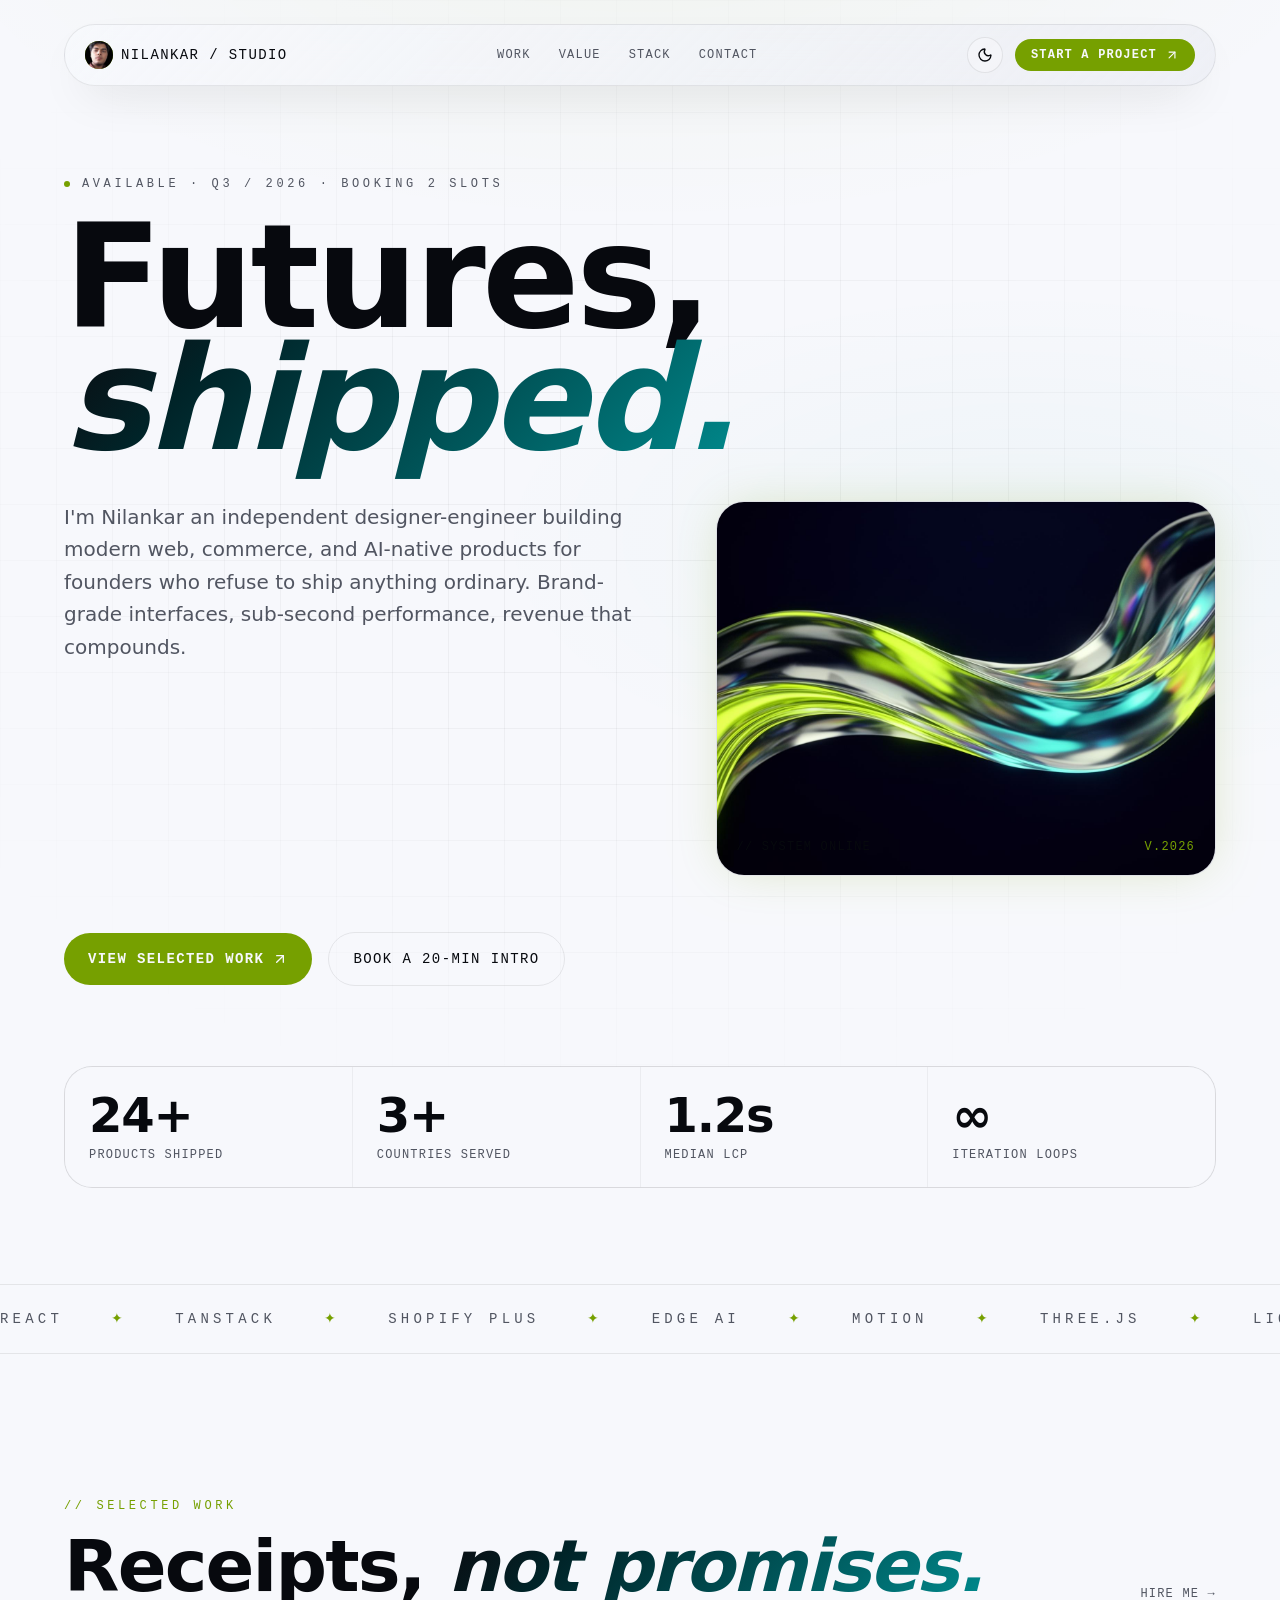
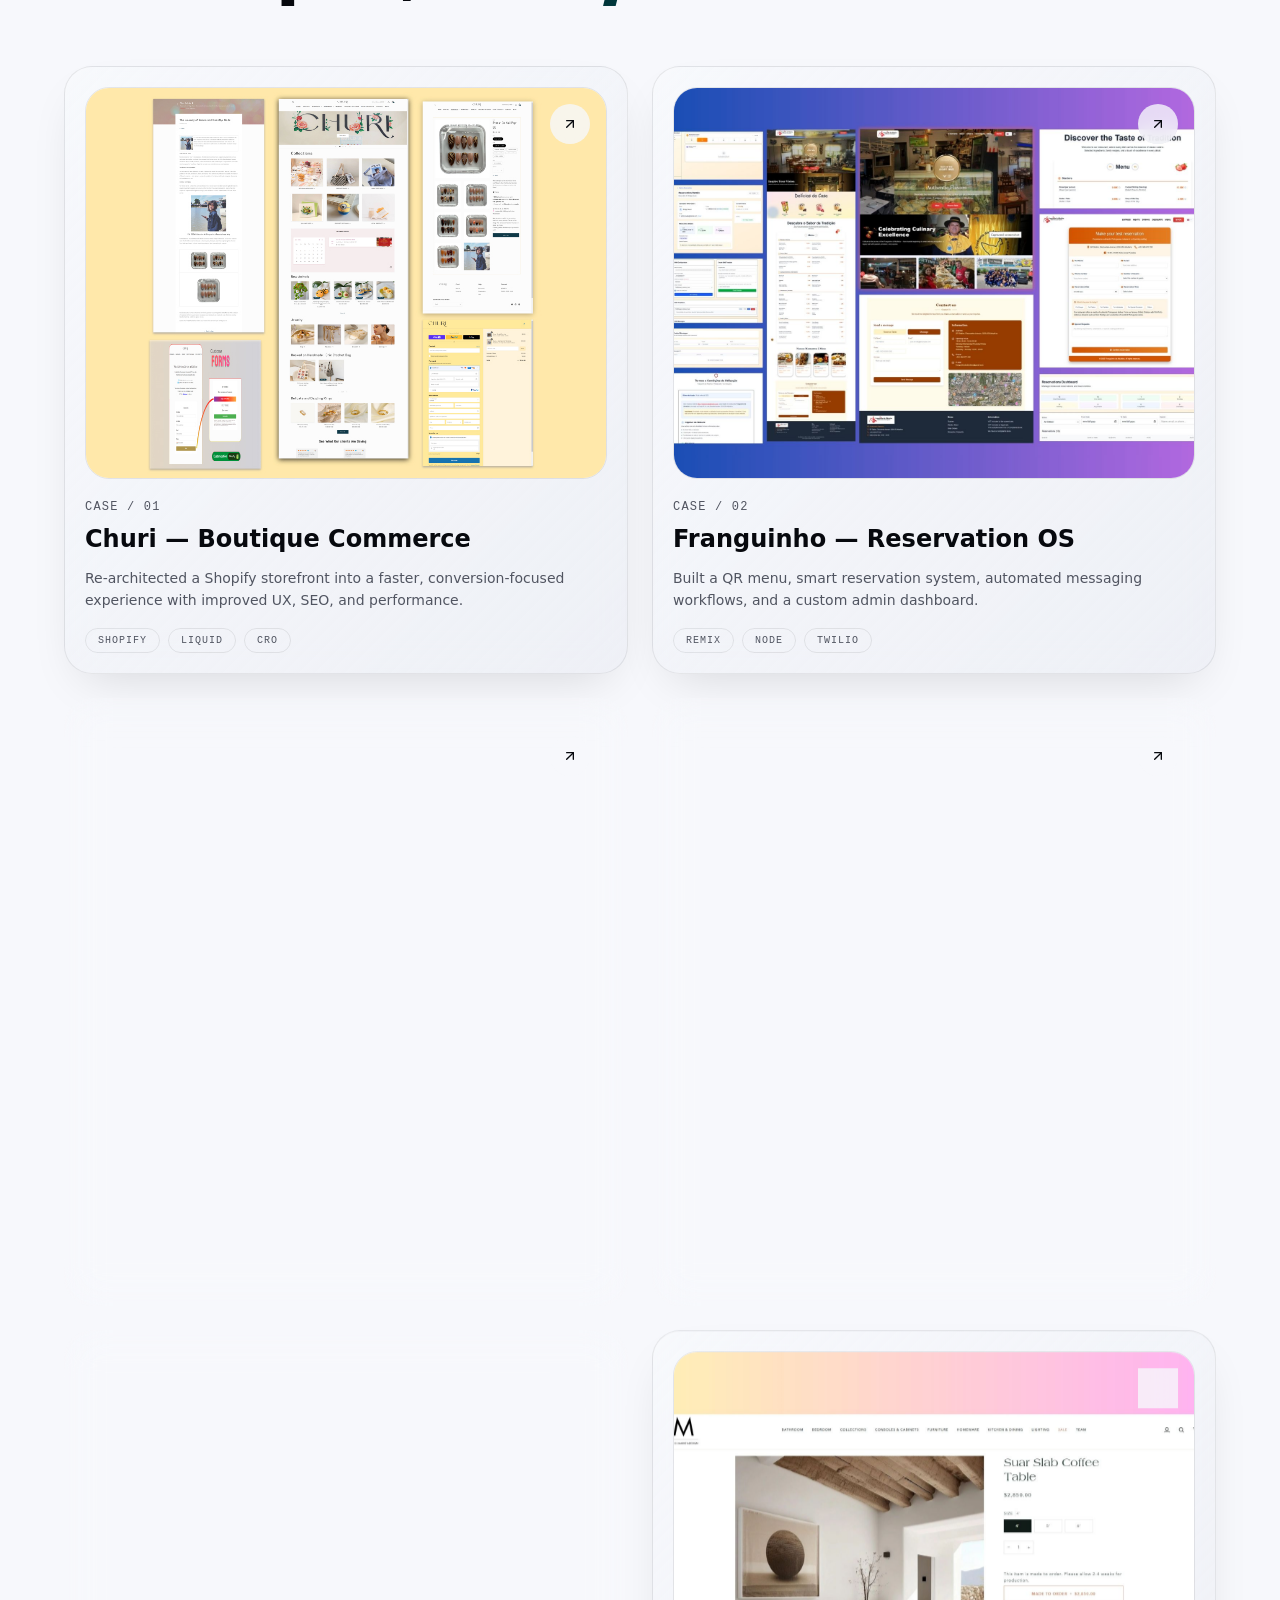
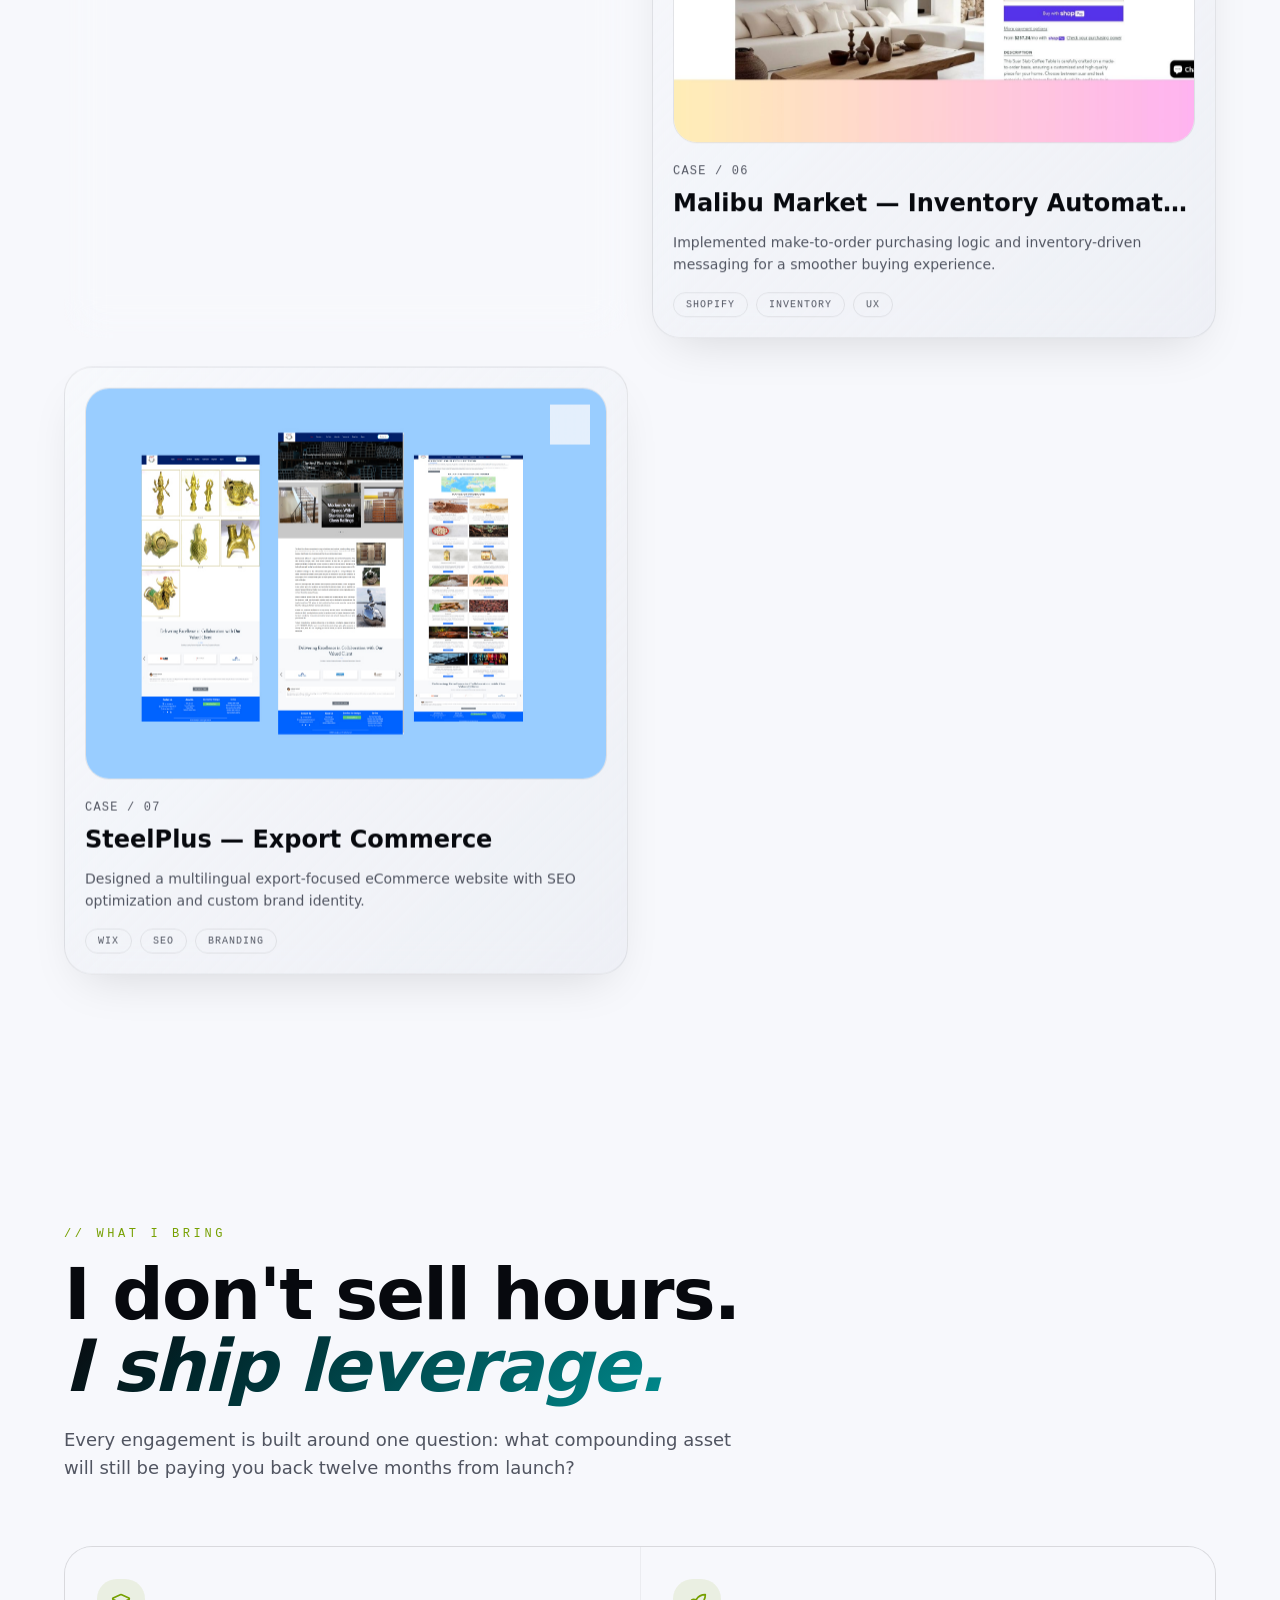
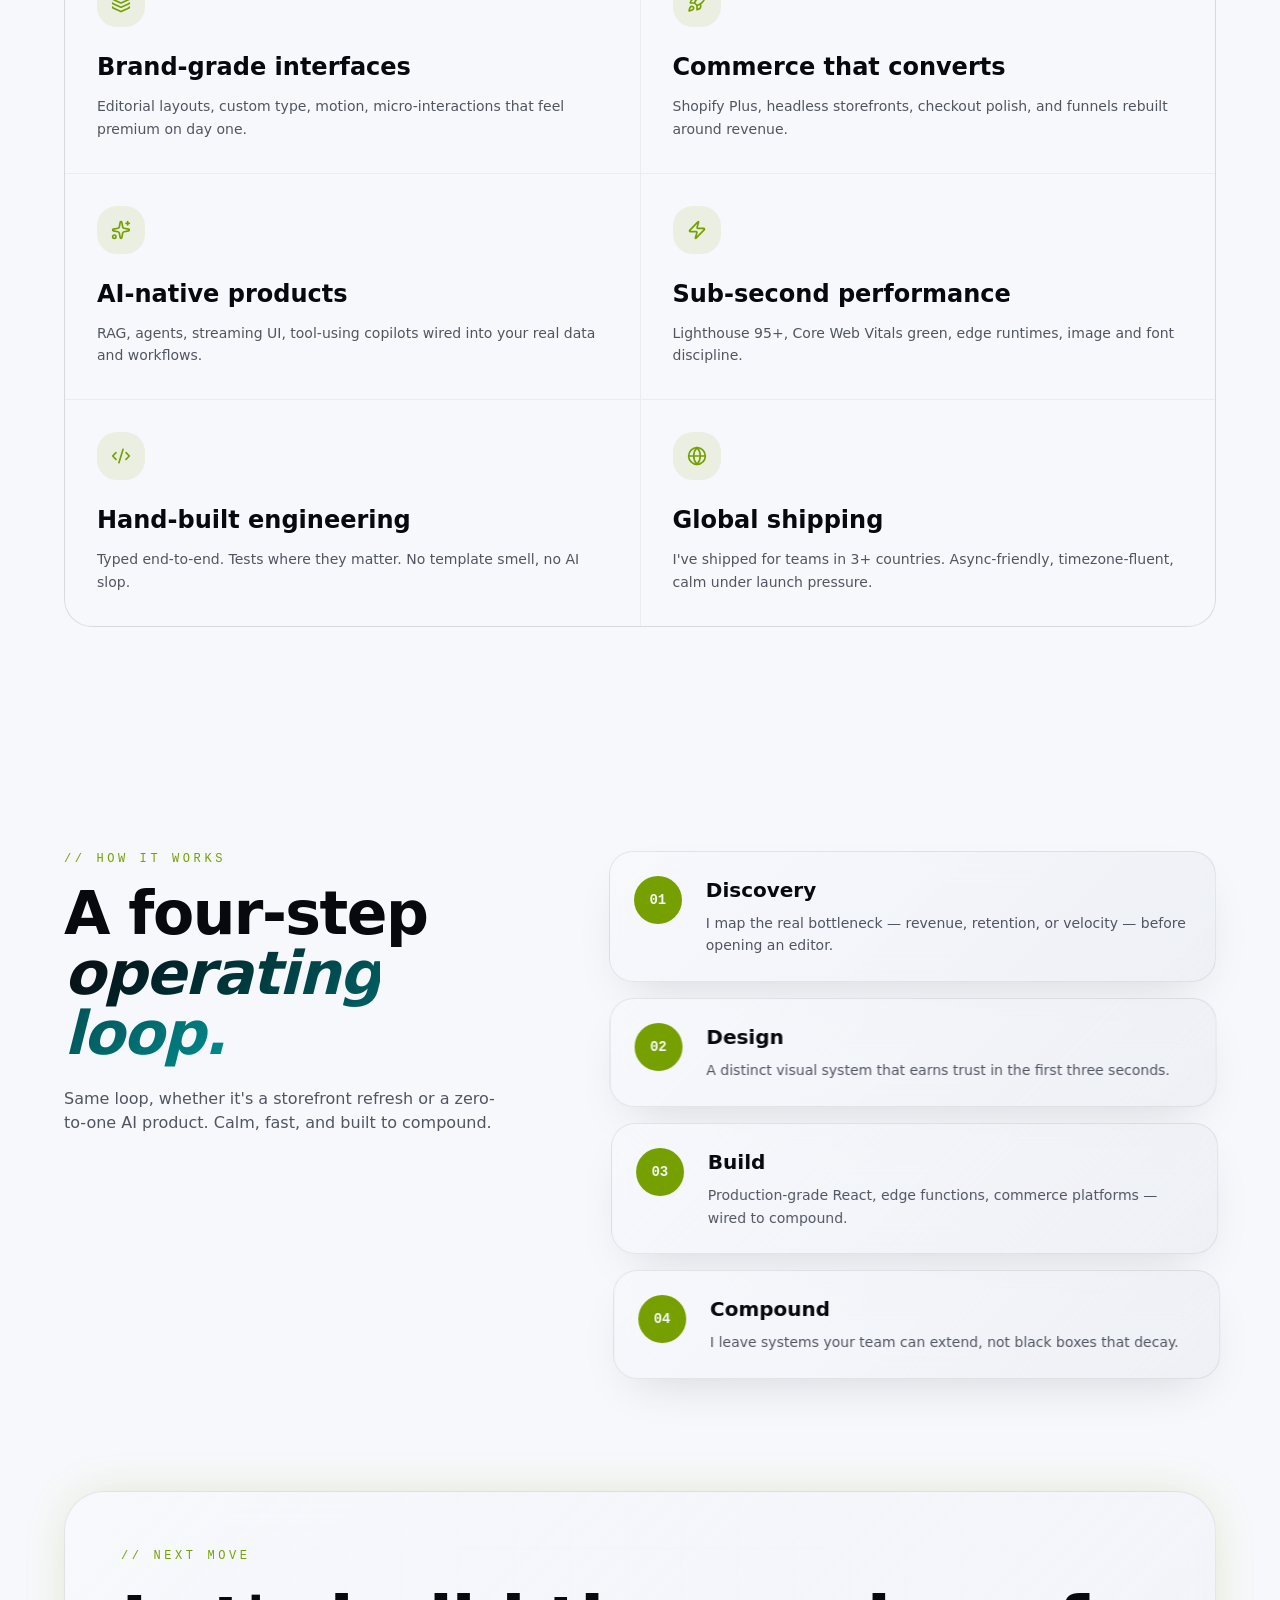
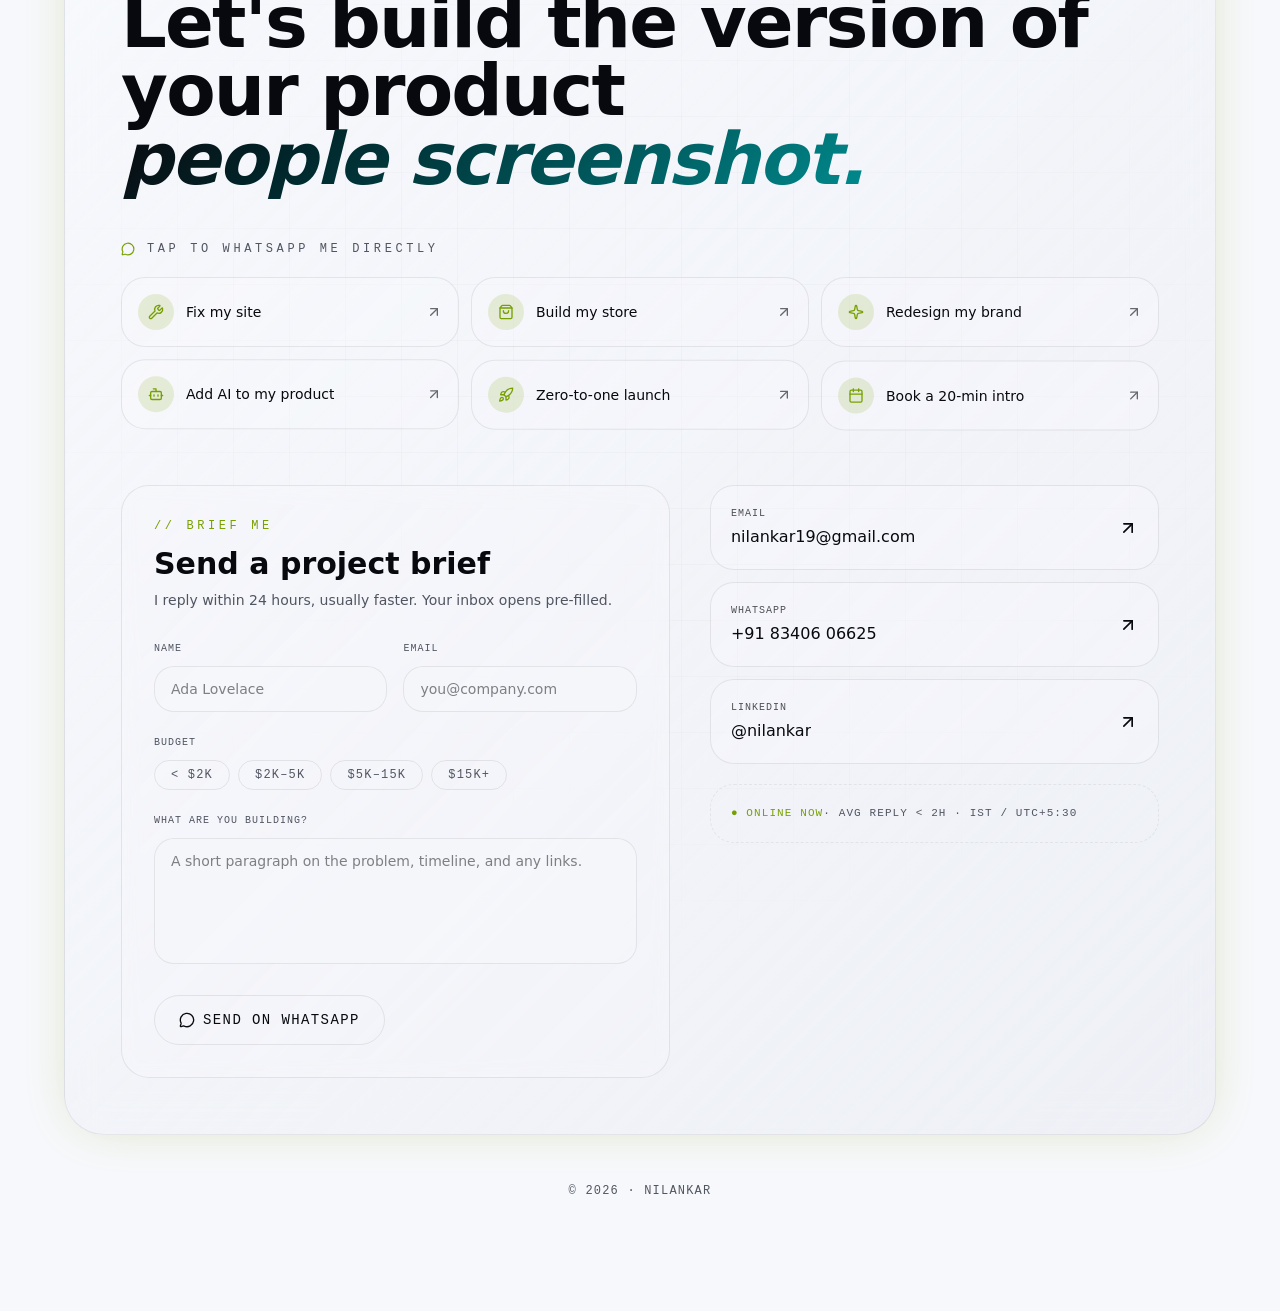
<file: index.html>
<!DOCTYPE html><html lang="en"><head><meta charSet="utf-8"/><meta name="viewport" content="width=device-width, initial-scale=1"/><link rel="preload" as="image" href="/_next/static/media/logo.1h6p2xltjgt-l.png"/><link rel="preload" as="image" href="/_next/static/media/hero-orb.0kmhhi7cgihvs.jpg" fetchPriority="high"/><link rel="stylesheet" href="/_next/static/chunks/2_v-pc_zxtzie.css" data-precedence="next"/><link rel="preload" as="script" fetchPriority="low" href="/_next/static/chunks/1dfe_lp8r8lbl.js"/><script src="/_next/static/chunks/0j7qybv0h1_y-.js" async=""></script><script src="/_next/static/chunks/16484n-a7j8oh.js" async=""></script><script src="/_next/static/chunks/turbopack-40cerf5yto2-b.js" async=""></script><script src="/_next/static/chunks/2ej0m1pshxjee.js" async=""></script><script src="/_next/static/chunks/2vc11q7os-qwa.js" async=""></script><script src="/_next/static/chunks/2v_6_ndh_yshx.js" async=""></script><script src="/_next/static/chunks/3hgtbr4rf79qt.js" async=""></script><title>Nilankar - AI Engineer &amp; Designer</title><meta name="description" content="I design, build, and deploy high-performance digital products for ambitious founders."/><link rel="icon" href="/favicon.ico?favicon.2zxdzcid97ei2.ico" sizes="48x48" type="image/x-icon"/><script src="/_next/static/chunks/0cz1d0mv5g_q7.js" noModule=""></script></head><body><div hidden=""><!--$--><!--/$--></div><main class="relative min-h-screen overflow-x-hidden"><header class="fixed inset-x-0 top-0 z-50 px-4 pt-4 sm:px-6 sm:pt-6"><nav class="mx-auto grid max-w-6xl grid-cols-[minmax(0,1fr)_auto] items-center gap-3 rounded-full glass-card px-5 py-3 sm:flex sm:justify-between"><a href="#top" class="flex min-w-0 items-center gap-2 font-mono text-sm tracking-widest"><span class="grid h-7 w-7 shrink-0 place-items-center rounded-full bg-primary text-primary-foreground font-bold"><img src="/_next/static/media/logo.1h6p2xltjgt-l.png" alt="Logo" class="rounded-full"/></span><span class="truncate">NILANKAR / STUDIO</span></a><div class="hidden items-center gap-7 font-mono text-xs uppercase tracking-widest text-muted-foreground md:flex"><a href="#work" class="transition hover:text-foreground">Work</a><a href="#value" class="transition hover:text-foreground">Value</a><a href="#stack" class="transition hover:text-foreground">Stack</a><a href="#contact" class="transition hover:text-foreground">Contact</a></div><div class="flex items-center gap-3"><button class="grid h-9 w-9 place-items-center rounded-full border border-border bg-background/50 text-foreground transition hover:bg-secondary" aria-label="Toggle theme"><svg xmlns="http://www.w3.org/2000/svg" width="24" height="24" viewBox="0 0 24 24" fill="none" stroke="currentColor" stroke-width="2" stroke-linecap="round" stroke-linejoin="round" class="lucide lucide-moon h-4 w-4" aria-hidden="true"><path d="M20.985 12.486a9 9 0 1 1-9.473-9.472c.405-.022.617.46.402.803a6 6 0 0 0 8.268 8.268c.344-.215.825-.004.803.401"></path></svg></button><a href="#contact" class="hidden items-center gap-2 rounded-full bg-primary px-4 py-2 font-mono text-xs font-semibold uppercase tracking-widest text-primary-foreground transition hover:opacity-90 sm:inline-flex">Start a project <svg xmlns="http://www.w3.org/2000/svg" width="24" height="24" viewBox="0 0 24 24" fill="none" stroke="currentColor" stroke-width="2" stroke-linecap="round" stroke-linejoin="round" class="lucide lucide-arrow-up-right h-3.5 w-3.5" aria-hidden="true"><path d="M7 7h10v10"></path><path d="M7 17 17 7"></path></svg></a></div></nav></header><section id="top" class="relative px-4 pb-24 pt-36 sm:px-6 sm:pt-44"><div class="absolute inset-0 grid-bg pointer-events-none"></div><div class="relative mx-auto max-w-6xl"><div class="flex items-center gap-3 font-mono text-xs uppercase tracking-[0.3em] text-muted-foreground" style="opacity:0;transform:translateY(12px)"><span class="h-1.5 w-1.5 animate-pulse rounded-full bg-primary"></span>Available · Q3 / 2026 · Booking 2 slots</div><h1 class="mt-6 text-[14vw] font-bold leading-[0.85] tracking-tight sm:text-[11vw] lg:text-[9rem]" style="opacity:0;transform:translateY(16px)">Futures, <span class="text-gradient italic">shipped.</span></h1><div class="mt-10 grid gap-10 lg:grid-cols-[1.1fr_0.9fr]"><p class="max-w-xl text-lg leading-relaxed text-muted-foreground sm:text-xl" style="opacity:0;transform:translateY(12px)">I&#x27;m Nilankar an independent designer-engineer building modern web, commerce, and AI-native products for founders who refuse to ship anything ordinary. Brand-grade interfaces, sub-second performance, revenue that compounds.</p><div class="relative aspect-[4/3] overflow-hidden rounded-3xl glass-card neon-glow" style="opacity:0;transform:scale(0.98)"><img src="/_next/static/media/hero-orb.0kmhhi7cgihvs.jpg" alt="Futuristic chrome ribbon" width="1600" height="1200" fetchPriority="high" decoding="async" class="h-full w-full object-cover"/><div class="absolute inset-x-0 bottom-0 flex items-center justify-between p-5 font-mono text-xs uppercase tracking-widest"><span>// system online</span><span class="text-primary">v.2026</span></div></div></div><div class="mt-14 flex flex-wrap items-center gap-4"><a href="#work" class="group inline-flex items-center gap-2 rounded-full bg-primary px-6 py-4 font-mono text-sm font-semibold uppercase tracking-widest text-primary-foreground transition hover:opacity-90">View selected work<svg xmlns="http://www.w3.org/2000/svg" width="24" height="24" viewBox="0 0 24 24" fill="none" stroke="currentColor" stroke-width="2" stroke-linecap="round" stroke-linejoin="round" class="lucide lucide-arrow-up-right h-4 w-4 transition group-hover:translate-x-0.5 group-hover:-translate-y-0.5" aria-hidden="true"><path d="M7 7h10v10"></path><path d="M7 17 17 7"></path></svg></a><a href="#contact" class="inline-flex items-center gap-2 rounded-full border border-border px-6 py-4 font-mono text-sm uppercase tracking-widest text-foreground transition hover:bg-secondary">Book a 20-min intro</a></div><div class="mt-20 grid grid-cols-2 gap-px overflow-hidden rounded-3xl border border-border bg-border/60 md:grid-cols-4"><div class="bg-background p-6"><div class="text-4xl font-bold tracking-tight sm:text-5xl">24+</div><div class="mt-2 font-mono text-xs uppercase tracking-widest text-muted-foreground">Products shipped</div></div><div class="bg-background p-6"><div class="text-4xl font-bold tracking-tight sm:text-5xl">3+</div><div class="mt-2 font-mono text-xs uppercase tracking-widest text-muted-foreground">Countries served</div></div><div class="bg-background p-6"><div class="text-4xl font-bold tracking-tight sm:text-5xl">1.2s</div><div class="mt-2 font-mono text-xs uppercase tracking-widest text-muted-foreground">Median LCP</div></div><div class="bg-background p-6"><div class="text-4xl font-bold tracking-tight sm:text-5xl">∞</div><div class="mt-2 font-mono text-xs uppercase tracking-widest text-muted-foreground">Iteration loops</div></div></div></div></section><section aria-hidden="true" class="border-y border-border py-6 overflow-hidden"><div class="flex whitespace-nowrap marquee"><div class="flex shrink-0 items-center gap-12 pr-12 font-mono text-sm uppercase tracking-[0.3em] text-muted-foreground"><span class="flex items-center gap-12"><span>React</span><span class="text-primary">✦</span></span><span class="flex items-center gap-12"><span>TanStack</span><span class="text-primary">✦</span></span><span class="flex items-center gap-12"><span>Shopify Plus</span><span class="text-primary">✦</span></span><span class="flex items-center gap-12"><span>Edge AI</span><span class="text-primary">✦</span></span><span class="flex items-center gap-12"><span>Motion</span><span class="text-primary">✦</span></span><span class="flex items-center gap-12"><span>Three.js</span><span class="text-primary">✦</span></span><span class="flex items-center gap-12"><span>Liquid</span><span class="text-primary">✦</span></span><span class="flex items-center gap-12"><span>Node</span><span class="text-primary">✦</span></span><span class="flex items-center gap-12"><span>Remix</span><span class="text-primary">✦</span></span><span class="flex items-center gap-12"><span>RAG</span><span class="text-primary">✦</span></span></div><div class="flex shrink-0 items-center gap-12 pr-12 font-mono text-sm uppercase tracking-[0.3em] text-muted-foreground"><span class="flex items-center gap-12"><span>React</span><span class="text-primary">✦</span></span><span class="flex items-center gap-12"><span>TanStack</span><span class="text-primary">✦</span></span><span class="flex items-center gap-12"><span>Shopify Plus</span><span class="text-primary">✦</span></span><span class="flex items-center gap-12"><span>Edge AI</span><span class="text-primary">✦</span></span><span class="flex items-center gap-12"><span>Motion</span><span class="text-primary">✦</span></span><span class="flex items-center gap-12"><span>Three.js</span><span class="text-primary">✦</span></span><span class="flex items-center gap-12"><span>Liquid</span><span class="text-primary">✦</span></span><span class="flex items-center gap-12"><span>Node</span><span class="text-primary">✦</span></span><span class="flex items-center gap-12"><span>Remix</span><span class="text-primary">✦</span></span><span class="flex items-center gap-12"><span>RAG</span><span class="text-primary">✦</span></span></div></div></section><section id="work" class="px-4 py-28 sm:px-6 sm:py-36"><div class="mx-auto max-w-6xl"><div class="flex items-end justify-between gap-6"><div><div class="font-mono text-xs uppercase tracking-[0.3em] text-primary">// selected work</div><h2 class="mt-4 text-5xl font-bold tracking-tight sm:text-7xl">Receipts, <span class="text-gradient italic">not promises.</span></h2></div><a href="#contact" class="hidden font-mono text-xs uppercase tracking-widest text-muted-foreground hover:text-foreground sm:block">Hire me →</a></div><div class="mt-16 grid gap-6 md:grid-cols-2"><a href="https://www.churi.ca/" target="_blank" rel="noreferrer" class="group relative overflow-hidden rounded-3xl glass-card p-5 transition hover:-translate-y-1" style="opacity:0;transform:translateY(40px)"><div class="relative aspect-[4/3] overflow-hidden rounded-2xl border border-border"><img src="/_next/static/media/churi-boutique-commerce_p1.2f4_svdhjbjto.jpg" alt="Churi — Boutique Commerce" loading="lazy" width="1200" height="900" class="h-full w-full object-cover transition duration-700 group-hover:scale-105"/><div class="absolute right-4 top-4 grid h-10 w-10 place-items-center rounded-full bg-background/80 text-foreground backdrop-blur transition group-hover:bg-primary group-hover:text-primary-foreground"><svg xmlns="http://www.w3.org/2000/svg" width="24" height="24" viewBox="0 0 24 24" fill="none" stroke="currentColor" stroke-width="2" stroke-linecap="round" stroke-linejoin="round" class="lucide lucide-arrow-up-right h-4 w-4" aria-hidden="true"><path d="M7 7h10v10"></path><path d="M7 17 17 7"></path></svg></div></div><div class="mt-5 flex items-start justify-between gap-4"><div class="min-w-0"><div class="font-mono text-xs uppercase tracking-widest text-muted-foreground">CASE / <!-- -->01</div><h3 class="mt-2 truncate text-2xl font-semibold">Churi — Boutique Commerce</h3></div></div><p class="mt-3 text-sm leading-relaxed text-muted-foreground">Re-architected a Shopify storefront into a faster, conversion-focused experience with improved UX, SEO, and performance.</p><div class="mt-4 flex flex-wrap gap-2"><span class="rounded-full border border-border px-3 py-1 font-mono text-[10px] uppercase tracking-widest text-muted-foreground">Shopify</span><span class="rounded-full border border-border px-3 py-1 font-mono text-[10px] uppercase tracking-widest text-muted-foreground">Liquid</span><span class="rounded-full border border-border px-3 py-1 font-mono text-[10px] uppercase tracking-widest text-muted-foreground">CRO</span></div></a><a href="https://franguinhodealbufeira.com/" target="_blank" rel="noreferrer" class="group relative overflow-hidden rounded-3xl glass-card p-5 transition hover:-translate-y-1" style="opacity:0;transform:translateY(40px)"><div class="relative aspect-[4/3] overflow-hidden rounded-2xl border border-border"><img src="/_next/static/media/franguinho-reservation-os_p2.0t35o5as3ez0j.jpg" alt="Franguinho — Reservation OS" loading="lazy" width="1200" height="900" class="h-full w-full object-cover transition duration-700 group-hover:scale-105"/><div class="absolute right-4 top-4 grid h-10 w-10 place-items-center rounded-full bg-background/80 text-foreground backdrop-blur transition group-hover:bg-primary group-hover:text-primary-foreground"><svg xmlns="http://www.w3.org/2000/svg" width="24" height="24" viewBox="0 0 24 24" fill="none" stroke="currentColor" stroke-width="2" stroke-linecap="round" stroke-linejoin="round" class="lucide lucide-arrow-up-right h-4 w-4" aria-hidden="true"><path d="M7 7h10v10"></path><path d="M7 17 17 7"></path></svg></div></div><div class="mt-5 flex items-start justify-between gap-4"><div class="min-w-0"><div class="font-mono text-xs uppercase tracking-widest text-muted-foreground">CASE / <!-- -->02</div><h3 class="mt-2 truncate text-2xl font-semibold">Franguinho — Reservation OS</h3></div></div><p class="mt-3 text-sm leading-relaxed text-muted-foreground">Built a QR menu, smart reservation system, automated messaging workflows, and a custom admin dashboard.</p><div class="mt-4 flex flex-wrap gap-2"><span class="rounded-full border border-border px-3 py-1 font-mono text-[10px] uppercase tracking-widest text-muted-foreground">Remix</span><span class="rounded-full border border-border px-3 py-1 font-mono text-[10px] uppercase tracking-widest text-muted-foreground">Node</span><span class="rounded-full border border-border px-3 py-1 font-mono text-[10px] uppercase tracking-widest text-muted-foreground">Twilio</span></div></a><a href="#" target="_blank" rel="noreferrer" class="group relative overflow-hidden rounded-3xl glass-card p-5 transition hover:-translate-y-1" style="opacity:0;transform:translateY(40px)"><div class="relative aspect-[4/3] overflow-hidden rounded-2xl border border-border"><img src="/_next/static/media/awfullygood-dtc-funnel_p3.0rxhz3a_5nogx.jpg" alt="AwfullyGood — DTC Funnel" loading="lazy" width="1200" height="900" class="h-full w-full object-cover transition duration-700 group-hover:scale-105"/><div class="absolute right-4 top-4 grid h-10 w-10 place-items-center rounded-full bg-background/80 text-foreground backdrop-blur transition group-hover:bg-primary group-hover:text-primary-foreground"><svg xmlns="http://www.w3.org/2000/svg" width="24" height="24" viewBox="0 0 24 24" fill="none" stroke="currentColor" stroke-width="2" stroke-linecap="round" stroke-linejoin="round" class="lucide lucide-arrow-up-right h-4 w-4" aria-hidden="true"><path d="M7 7h10v10"></path><path d="M7 17 17 7"></path></svg></div></div><div class="mt-5 flex items-start justify-between gap-4"><div class="min-w-0"><div class="font-mono text-xs uppercase tracking-widest text-muted-foreground">CASE / <!-- -->03</div><h3 class="mt-2 truncate text-2xl font-semibold">AwfullyGood — DTC Funnel</h3></div></div><p class="mt-3 text-sm leading-relaxed text-muted-foreground">Developed a Shopify Plus storefront with reusable sections, A/B testing workflows, and analytics integrations.</p><div class="mt-4 flex flex-wrap gap-2"><span class="rounded-full border border-border px-3 py-1 font-mono text-[10px] uppercase tracking-widest text-muted-foreground">Shopify Plus</span><span class="rounded-full border border-border px-3 py-1 font-mono text-[10px] uppercase tracking-widest text-muted-foreground">A/B</span><span class="rounded-full border border-border px-3 py-1 font-mono text-[10px] uppercase tracking-widest text-muted-foreground">Analytics</span></div></a><a href="https://pppsjehanabad.com" target="_blank" rel="noreferrer" class="group relative overflow-hidden rounded-3xl glass-card p-5 transition hover:-translate-y-1" style="opacity:0;transform:translateY(40px)"><div class="relative aspect-[4/3] overflow-hidden rounded-2xl border border-border"><img src="/_next/static/media/ppps-school-education-platform_p4.147pibs-3_x63.jpg" alt="PPPS School — Education Platform" loading="lazy" width="1200" height="900" class="h-full w-full object-cover transition duration-700 group-hover:scale-105"/><div class="absolute right-4 top-4 grid h-10 w-10 place-items-center rounded-full bg-background/80 text-foreground backdrop-blur transition group-hover:bg-primary group-hover:text-primary-foreground"><svg xmlns="http://www.w3.org/2000/svg" width="24" height="24" viewBox="0 0 24 24" fill="none" stroke="currentColor" stroke-width="2" stroke-linecap="round" stroke-linejoin="round" class="lucide lucide-arrow-up-right h-4 w-4" aria-hidden="true"><path d="M7 7h10v10"></path><path d="M7 17 17 7"></path></svg></div></div><div class="mt-5 flex items-start justify-between gap-4"><div class="min-w-0"><div class="font-mono text-xs uppercase tracking-widest text-muted-foreground">CASE / <!-- -->04</div><h3 class="mt-2 truncate text-2xl font-semibold">PPPS School — Education Platform</h3></div></div><p class="mt-3 text-sm leading-relaxed text-muted-foreground">Built a WordPress website with admission forms, custom plugins, automated emails, and accessible layouts.</p><div class="mt-4 flex flex-wrap gap-2"><span class="rounded-full border border-border px-3 py-1 font-mono text-[10px] uppercase tracking-widest text-muted-foreground">WordPress</span><span class="rounded-full border border-border px-3 py-1 font-mono text-[10px] uppercase tracking-widest text-muted-foreground">PHP</span><span class="rounded-full border border-border px-3 py-1 font-mono text-[10px] uppercase tracking-widest text-muted-foreground">Accessibility</span></div></a><a href="https://androidportugal.com" target="_blank" rel="noreferrer" class="group relative overflow-hidden rounded-3xl glass-card p-5 transition hover:-translate-y-1" style="opacity:0;transform:translateY(40px)"><div class="relative aspect-[4/3] overflow-hidden rounded-2xl border border-border"><img src="/_next/static/media/android-portugal-store-optimization_p5.3v5usmz9d-rp2.jpg" alt="Android Portugal — Store Optimization" loading="lazy" width="1200" height="900" class="h-full w-full object-cover transition duration-700 group-hover:scale-105"/><div class="absolute right-4 top-4 grid h-10 w-10 place-items-center rounded-full bg-background/80 text-foreground backdrop-blur transition group-hover:bg-primary group-hover:text-primary-foreground"><svg xmlns="http://www.w3.org/2000/svg" width="24" height="24" viewBox="0 0 24 24" fill="none" stroke="currentColor" stroke-width="2" stroke-linecap="round" stroke-linejoin="round" class="lucide lucide-arrow-up-right h-4 w-4" aria-hidden="true"><path d="M7 7h10v10"></path><path d="M7 17 17 7"></path></svg></div></div><div class="mt-5 flex items-start justify-between gap-4"><div class="min-w-0"><div class="font-mono text-xs uppercase tracking-widest text-muted-foreground">CASE / <!-- -->05</div><h3 class="mt-2 truncate text-2xl font-semibold">Android Portugal — Store Optimization</h3></div></div><p class="mt-3 text-sm leading-relaxed text-muted-foreground">Enhanced storefront usability with accessibility improvements, simplified navigation, and faster page delivery.</p><div class="mt-4 flex flex-wrap gap-2"><span class="rounded-full border border-border px-3 py-1 font-mono text-[10px] uppercase tracking-widest text-muted-foreground">Shopify</span><span class="rounded-full border border-border px-3 py-1 font-mono text-[10px] uppercase tracking-widest text-muted-foreground">UI/UX</span><span class="rounded-full border border-border px-3 py-1 font-mono text-[10px] uppercase tracking-widest text-muted-foreground">ARIA</span></div></a><a href="https://malibumarketdesign.com" target="_blank" rel="noreferrer" class="group relative overflow-hidden rounded-3xl glass-card p-5 transition hover:-translate-y-1" style="opacity:0;transform:translateY(40px)"><div class="relative aspect-[4/3] overflow-hidden rounded-2xl border border-border"><img src="/_next/static/media/malibu-market-inventory-automation_p6.2s4kweq9c4vxh.jpg" alt="Malibu Market — Inventory Automation" loading="lazy" width="1200" height="900" class="h-full w-full object-cover transition duration-700 group-hover:scale-105"/><div class="absolute right-4 top-4 grid h-10 w-10 place-items-center rounded-full bg-background/80 text-foreground backdrop-blur transition group-hover:bg-primary group-hover:text-primary-foreground"><svg xmlns="http://www.w3.org/2000/svg" width="24" height="24" viewBox="0 0 24 24" fill="none" stroke="currentColor" stroke-width="2" stroke-linecap="round" stroke-linejoin="round" class="lucide lucide-arrow-up-right h-4 w-4" aria-hidden="true"><path d="M7 7h10v10"></path><path d="M7 17 17 7"></path></svg></div></div><div class="mt-5 flex items-start justify-between gap-4"><div class="min-w-0"><div class="font-mono text-xs uppercase tracking-widest text-muted-foreground">CASE / <!-- -->06</div><h3 class="mt-2 truncate text-2xl font-semibold">Malibu Market — Inventory Automation</h3></div></div><p class="mt-3 text-sm leading-relaxed text-muted-foreground">Implemented make-to-order purchasing logic and inventory-driven messaging for a smoother buying experience.</p><div class="mt-4 flex flex-wrap gap-2"><span class="rounded-full border border-border px-3 py-1 font-mono text-[10px] uppercase tracking-widest text-muted-foreground">Shopify</span><span class="rounded-full border border-border px-3 py-1 font-mono text-[10px] uppercase tracking-widest text-muted-foreground">Inventory</span><span class="rounded-full border border-border px-3 py-1 font-mono text-[10px] uppercase tracking-widest text-muted-foreground">UX</span></div></a><a href="https://steelpluss.com" target="_blank" rel="noreferrer" class="group relative overflow-hidden rounded-3xl glass-card p-5 transition hover:-translate-y-1" style="opacity:0;transform:translateY(40px)"><div class="relative aspect-[4/3] overflow-hidden rounded-2xl border border-border"><img src="/_next/static/media/steelplus-export-commerce_p7.2rb5r_6t1axlw.jpg" alt="SteelPlus — Export Commerce" loading="lazy" width="1200" height="900" class="h-full w-full object-cover transition duration-700 group-hover:scale-105"/><div class="absolute right-4 top-4 grid h-10 w-10 place-items-center rounded-full bg-background/80 text-foreground backdrop-blur transition group-hover:bg-primary group-hover:text-primary-foreground"><svg xmlns="http://www.w3.org/2000/svg" width="24" height="24" viewBox="0 0 24 24" fill="none" stroke="currentColor" stroke-width="2" stroke-linecap="round" stroke-linejoin="round" class="lucide lucide-arrow-up-right h-4 w-4" aria-hidden="true"><path d="M7 7h10v10"></path><path d="M7 17 17 7"></path></svg></div></div><div class="mt-5 flex items-start justify-between gap-4"><div class="min-w-0"><div class="font-mono text-xs uppercase tracking-widest text-muted-foreground">CASE / <!-- -->07</div><h3 class="mt-2 truncate text-2xl font-semibold">SteelPlus — Export Commerce</h3></div></div><p class="mt-3 text-sm leading-relaxed text-muted-foreground">Designed a multilingual export-focused eCommerce website with SEO optimization and custom brand identity.</p><div class="mt-4 flex flex-wrap gap-2"><span class="rounded-full border border-border px-3 py-1 font-mono text-[10px] uppercase tracking-widest text-muted-foreground">Wix</span><span class="rounded-full border border-border px-3 py-1 font-mono text-[10px] uppercase tracking-widest text-muted-foreground">SEO</span><span class="rounded-full border border-border px-3 py-1 font-mono text-[10px] uppercase tracking-widest text-muted-foreground">Branding</span></div></a></div></div></section><section id="value" class="px-4 py-28 sm:px-6"><div class="mx-auto max-w-6xl"><div class="font-mono text-xs uppercase tracking-[0.3em] text-primary">// what i bring</div><h2 class="mt-4 max-w-4xl text-5xl font-bold tracking-tight sm:text-7xl">I don&#x27;t sell hours.<br/><span class="text-gradient italic">I ship leverage.</span></h2><p class="mt-6 max-w-2xl text-lg text-muted-foreground">Every engagement is built around one question: what compounding asset will still be paying you back twelve months from launch?</p><div class="mt-16 grid gap-px overflow-hidden rounded-3xl border border-border bg-border/60 md:grid-cols-2"><div class="group relative bg-background p-8 transition hover:bg-secondary/40"><div class="grid h-12 w-12 place-items-center rounded-xl bg-primary/10 text-primary transition group-hover:bg-primary group-hover:text-primary-foreground"><svg xmlns="http://www.w3.org/2000/svg" width="24" height="24" viewBox="0 0 24 24" fill="none" stroke="currentColor" stroke-width="2" stroke-linecap="round" stroke-linejoin="round" class="lucide lucide-layers h-5 w-5" aria-hidden="true"><path d="M12.83 2.18a2 2 0 0 0-1.66 0L2.6 6.08a1 1 0 0 0 0 1.83l8.58 3.91a2 2 0 0 0 1.66 0l8.58-3.9a1 1 0 0 0 0-1.83z"></path><path d="M2 12a1 1 0 0 0 .58.91l8.6 3.91a2 2 0 0 0 1.65 0l8.58-3.9A1 1 0 0 0 22 12"></path><path d="M2 17a1 1 0 0 0 .58.91l8.6 3.91a2 2 0 0 0 1.65 0l8.58-3.9A1 1 0 0 0 22 17"></path></svg></div><h3 class="mt-6 text-2xl font-semibold">Brand-grade interfaces</h3><p class="mt-3 text-sm leading-relaxed text-muted-foreground">Editorial layouts, custom type, motion, micro-interactions that feel premium on day one.</p></div><div class="group relative bg-background p-8 transition hover:bg-secondary/40"><div class="grid h-12 w-12 place-items-center rounded-xl bg-primary/10 text-primary transition group-hover:bg-primary group-hover:text-primary-foreground"><svg xmlns="http://www.w3.org/2000/svg" width="24" height="24" viewBox="0 0 24 24" fill="none" stroke="currentColor" stroke-width="2" stroke-linecap="round" stroke-linejoin="round" class="lucide lucide-rocket h-5 w-5" aria-hidden="true"><path d="M12 15v5s3.03-.55 4-2c1.08-1.62 0-5 0-5"></path><path d="M4.5 16.5c-1.5 1.26-2 5-2 5s3.74-.5 5-2c.71-.84.7-2.13-.09-2.91a2.18 2.18 0 0 0-2.91-.09"></path><path d="M9 12a22 22 0 0 1 2-3.95A12.88 12.88 0 0 1 22 2c0 2.72-.78 7.5-6 11a22.4 22.4 0 0 1-4 2z"></path><path d="M9 12H4s.55-3.03 2-4c1.62-1.08 5 .05 5 .05"></path></svg></div><h3 class="mt-6 text-2xl font-semibold">Commerce that converts</h3><p class="mt-3 text-sm leading-relaxed text-muted-foreground">Shopify Plus, headless storefronts, checkout polish, and funnels rebuilt around revenue.</p></div><div class="group relative bg-background p-8 transition hover:bg-secondary/40"><div class="grid h-12 w-12 place-items-center rounded-xl bg-primary/10 text-primary transition group-hover:bg-primary group-hover:text-primary-foreground"><svg xmlns="http://www.w3.org/2000/svg" width="24" height="24" viewBox="0 0 24 24" fill="none" stroke="currentColor" stroke-width="2" stroke-linecap="round" stroke-linejoin="round" class="lucide lucide-sparkles h-5 w-5" aria-hidden="true"><path d="M11.017 2.814a1 1 0 0 1 1.966 0l1.051 5.558a2 2 0 0 0 1.594 1.594l5.558 1.051a1 1 0 0 1 0 1.966l-5.558 1.051a2 2 0 0 0-1.594 1.594l-1.051 5.558a1 1 0 0 1-1.966 0l-1.051-5.558a2 2 0 0 0-1.594-1.594l-5.558-1.051a1 1 0 0 1 0-1.966l5.558-1.051a2 2 0 0 0 1.594-1.594z"></path><path d="M20 2v4"></path><path d="M22 4h-4"></path><circle cx="4" cy="20" r="2"></circle></svg></div><h3 class="mt-6 text-2xl font-semibold">AI-native products</h3><p class="mt-3 text-sm leading-relaxed text-muted-foreground">RAG, agents, streaming UI, tool-using copilots wired into your real data and workflows.</p></div><div class="group relative bg-background p-8 transition hover:bg-secondary/40"><div class="grid h-12 w-12 place-items-center rounded-xl bg-primary/10 text-primary transition group-hover:bg-primary group-hover:text-primary-foreground"><svg xmlns="http://www.w3.org/2000/svg" width="24" height="24" viewBox="0 0 24 24" fill="none" stroke="currentColor" stroke-width="2" stroke-linecap="round" stroke-linejoin="round" class="lucide lucide-zap h-5 w-5" aria-hidden="true"><path d="M4 14a1 1 0 0 1-.78-1.63l9.9-10.2a.5.5 0 0 1 .86.46l-1.92 6.02A1 1 0 0 0 13 10h7a1 1 0 0 1 .78 1.63l-9.9 10.2a.5.5 0 0 1-.86-.46l1.92-6.02A1 1 0 0 0 11 14z"></path></svg></div><h3 class="mt-6 text-2xl font-semibold">Sub-second performance</h3><p class="mt-3 text-sm leading-relaxed text-muted-foreground">Lighthouse 95+, Core Web Vitals green, edge runtimes, image and font discipline.</p></div><div class="group relative bg-background p-8 transition hover:bg-secondary/40"><div class="grid h-12 w-12 place-items-center rounded-xl bg-primary/10 text-primary transition group-hover:bg-primary group-hover:text-primary-foreground"><svg xmlns="http://www.w3.org/2000/svg" width="24" height="24" viewBox="0 0 24 24" fill="none" stroke="currentColor" stroke-width="2" stroke-linecap="round" stroke-linejoin="round" class="lucide lucide-code-xml h-5 w-5" aria-hidden="true"><path d="m18 16 4-4-4-4"></path><path d="m6 8-4 4 4 4"></path><path d="m14.5 4-5 16"></path></svg></div><h3 class="mt-6 text-2xl font-semibold">Hand-built engineering</h3><p class="mt-3 text-sm leading-relaxed text-muted-foreground">Typed end-to-end. Tests where they matter. No template smell, no AI slop.</p></div><div class="group relative bg-background p-8 transition hover:bg-secondary/40"><div class="grid h-12 w-12 place-items-center rounded-xl bg-primary/10 text-primary transition group-hover:bg-primary group-hover:text-primary-foreground"><svg xmlns="http://www.w3.org/2000/svg" width="24" height="24" viewBox="0 0 24 24" fill="none" stroke="currentColor" stroke-width="2" stroke-linecap="round" stroke-linejoin="round" class="lucide lucide-globe h-5 w-5" aria-hidden="true"><circle cx="12" cy="12" r="10"></circle><path d="M12 2a14.5 14.5 0 0 0 0 20 14.5 14.5 0 0 0 0-20"></path><path d="M2 12h20"></path></svg></div><h3 class="mt-6 text-2xl font-semibold">Global shipping</h3><p class="mt-3 text-sm leading-relaxed text-muted-foreground">I&apos;ve shipped for teams in 3+ countries. Async-friendly, timezone-fluent, calm under launch pressure.</p></div></div></div></section><section id="stack" class="px-4 py-28 sm:px-6"><div class="mx-auto max-w-6xl"><div class="grid gap-12 lg:grid-cols-[0.9fr_1.1fr]"><div><div class="font-mono text-xs uppercase tracking-[0.3em] text-primary">// how it works</div><h2 class="mt-4 text-5xl font-bold tracking-tight sm:text-6xl">A four-step <span class="text-gradient italic">operating loop.</span></h2><p class="mt-6 max-w-md text-muted-foreground">Same loop, whether it&#x27;s a storefront refresh or a zero-to-one AI product. Calm, fast, and built to compound.</p></div><ol class="space-y-4"><li class="grid grid-cols-[auto_1fr] items-start gap-6 rounded-2xl glass-card p-6" style="opacity:0;transform:translateX(20px)"><span class="grid h-12 w-12 shrink-0 place-items-center rounded-full bg-primary font-mono text-sm font-bold text-primary-foreground">0<!-- -->1</span><div class="min-w-0"><h3 class="text-xl font-semibold">Discovery</h3><p class="mt-2 text-sm leading-relaxed text-muted-foreground">I map the real bottleneck — revenue, retention, or velocity — before opening an editor.</p></div></li><li class="grid grid-cols-[auto_1fr] items-start gap-6 rounded-2xl glass-card p-6" style="opacity:0;transform:translateX(20px)"><span class="grid h-12 w-12 shrink-0 place-items-center rounded-full bg-primary font-mono text-sm font-bold text-primary-foreground">0<!-- -->2</span><div class="min-w-0"><h3 class="text-xl font-semibold">Design</h3><p class="mt-2 text-sm leading-relaxed text-muted-foreground">A distinct visual system that earns trust in the first three seconds.</p></div></li><li class="grid grid-cols-[auto_1fr] items-start gap-6 rounded-2xl glass-card p-6" style="opacity:0;transform:translateX(20px)"><span class="grid h-12 w-12 shrink-0 place-items-center rounded-full bg-primary font-mono text-sm font-bold text-primary-foreground">0<!-- -->3</span><div class="min-w-0"><h3 class="text-xl font-semibold">Build</h3><p class="mt-2 text-sm leading-relaxed text-muted-foreground">Production-grade React, edge functions, commerce platforms — wired to compound.</p></div></li><li class="grid grid-cols-[auto_1fr] items-start gap-6 rounded-2xl glass-card p-6" style="opacity:0;transform:translateX(20px)"><span class="grid h-12 w-12 shrink-0 place-items-center rounded-full bg-primary font-mono text-sm font-bold text-primary-foreground">0<!-- -->4</span><div class="min-w-0"><h3 class="text-xl font-semibold">Compound</h3><p class="mt-2 text-sm leading-relaxed text-muted-foreground">I leave systems your team can extend, not black boxes that decay.</p></div></li></ol></div></div></section><section id="contact" class="px-4 pb-28 sm:px-6"><div class="mx-auto max-w-6xl"><div class="relative overflow-hidden rounded-[2.5rem] glass-card neon-glow p-8 sm:p-14"><div class="absolute inset-0 grid-bg opacity-50"></div><div class="relative"><div class="font-mono text-xs uppercase tracking-[0.3em] text-primary">// next move</div><h2 class="mt-6 text-5xl font-bold leading-[0.95] tracking-tight sm:text-7xl">Let&#x27;s build the version of your product<br/><span class="text-gradient italic">people screenshot.</span></h2><div class="mt-12"><div class="flex items-center gap-3 font-mono text-xs uppercase tracking-[0.3em] text-muted-foreground"><svg xmlns="http://www.w3.org/2000/svg" width="24" height="24" viewBox="0 0 24 24" fill="none" stroke="currentColor" stroke-width="2" stroke-linecap="round" stroke-linejoin="round" class="lucide lucide-message-circle h-3.5 w-3.5 text-primary" aria-hidden="true"><path d="M2.992 16.342a2 2 0 0 1 .094 1.167l-1.065 3.29a1 1 0 0 0 1.236 1.168l3.413-.998a2 2 0 0 1 1.099.092 10 10 0 1 0-4.777-4.719"></path></svg>Tap to WhatsApp me directly</div><div class="mt-5 grid gap-3 sm:grid-cols-2 lg:grid-cols-3"><a href="https://wa.me/918340606625?text=Hey%20Nilankar%20%E2%80%94%20my%20site%20has%20issues%20(slow%20%2F%20bugs%20%2F%20broken).%20Can%20you%20take%20a%20look%3F" target="_blank" rel="noreferrer" class="group flex items-center justify-between gap-3 rounded-2xl border border-border bg-background/40 p-4 transition hover:-translate-y-0.5 hover:border-primary hover:bg-primary hover:text-primary-foreground" style="opacity:0;transform:translateY(12px)"><span class="flex items-center gap-3 min-w-0"><span class="grid h-9 w-9 shrink-0 place-items-center rounded-xl bg-primary/15 text-primary transition group-hover:bg-primary-foreground/20 group-hover:text-primary-foreground"><svg xmlns="http://www.w3.org/2000/svg" width="24" height="24" viewBox="0 0 24 24" fill="none" stroke="currentColor" stroke-width="2" stroke-linecap="round" stroke-linejoin="round" class="lucide lucide-wrench h-4 w-4" aria-hidden="true"><path d="M14.7 6.3a1 1 0 0 0 0 1.4l1.6 1.6a1 1 0 0 0 1.4 0l3.106-3.105c.32-.322.863-.22.983.218a6 6 0 0 1-8.259 7.057l-7.91 7.91a1 1 0 0 1-2.999-3l7.91-7.91a6 6 0 0 1 7.057-8.259c.438.12.54.662.219.984z"></path></svg></span><span class="truncate text-sm font-medium">Fix my site</span></span><svg xmlns="http://www.w3.org/2000/svg" width="24" height="24" viewBox="0 0 24 24" fill="none" stroke="currentColor" stroke-width="2" stroke-linecap="round" stroke-linejoin="round" class="lucide lucide-arrow-up-right h-4 w-4 shrink-0 opacity-60 transition group-hover:rotate-45 group-hover:opacity-100" aria-hidden="true"><path d="M7 7h10v10"></path><path d="M7 17 17 7"></path></svg></a><a href="https://wa.me/918340606625?text=Hi!%20I%20want%20to%20build%20a%20Shopify%20%2F%20commerce%20store.%20Are%20you%20available%3F" target="_blank" rel="noreferrer" class="group flex items-center justify-between gap-3 rounded-2xl border border-border bg-background/40 p-4 transition hover:-translate-y-0.5 hover:border-primary hover:bg-primary hover:text-primary-foreground" style="opacity:0;transform:translateY(12px)"><span class="flex items-center gap-3 min-w-0"><span class="grid h-9 w-9 shrink-0 place-items-center rounded-xl bg-primary/15 text-primary transition group-hover:bg-primary-foreground/20 group-hover:text-primary-foreground"><svg xmlns="http://www.w3.org/2000/svg" width="24" height="24" viewBox="0 0 24 24" fill="none" stroke="currentColor" stroke-width="2" stroke-linecap="round" stroke-linejoin="round" class="lucide lucide-shopping-bag h-4 w-4" aria-hidden="true"><path d="M16 10a4 4 0 0 1-8 0"></path><path d="M3.103 6.034h17.794"></path><path d="M3.4 5.467a2 2 0 0 0-.4 1.2V20a2 2 0 0 0 2 2h14a2 2 0 0 0 2-2V6.667a2 2 0 0 0-.4-1.2l-2-2.667A2 2 0 0 0 17 2H7a2 2 0 0 0-1.6.8z"></path></svg></span><span class="truncate text-sm font-medium">Build my store</span></span><svg xmlns="http://www.w3.org/2000/svg" width="24" height="24" viewBox="0 0 24 24" fill="none" stroke="currentColor" stroke-width="2" stroke-linecap="round" stroke-linejoin="round" class="lucide lucide-arrow-up-right h-4 w-4 shrink-0 opacity-60 transition group-hover:rotate-45 group-hover:opacity-100" aria-hidden="true"><path d="M7 7h10v10"></path><path d="M7 17 17 7"></path></svg></a><a href="https://wa.me/918340606625?text=Hi%20Nilankar%20%E2%80%94%20I&#x27;d%20love%20a%20brand-grade%20redesign%20for%20my%20product.%20When%20can%20we%20talk%3F" target="_blank" rel="noreferrer" class="group flex items-center justify-between gap-3 rounded-2xl border border-border bg-background/40 p-4 transition hover:-translate-y-0.5 hover:border-primary hover:bg-primary hover:text-primary-foreground" style="opacity:0;transform:translateY(12px)"><span class="flex items-center gap-3 min-w-0"><span class="grid h-9 w-9 shrink-0 place-items-center rounded-xl bg-primary/15 text-primary transition group-hover:bg-primary-foreground/20 group-hover:text-primary-foreground"><svg xmlns="http://www.w3.org/2000/svg" width="24" height="24" viewBox="0 0 24 24" fill="none" stroke="currentColor" stroke-width="2" stroke-linecap="round" stroke-linejoin="round" class="lucide lucide-sparkle h-4 w-4" aria-hidden="true"><path d="M11.017 2.814a1 1 0 0 1 1.966 0l1.051 5.558a2 2 0 0 0 1.594 1.594l5.558 1.051a1 1 0 0 1 0 1.966l-5.558 1.051a2 2 0 0 0-1.594 1.594l-1.051 5.558a1 1 0 0 1-1.966 0l-1.051-5.558a2 2 0 0 0-1.594-1.594l-5.558-1.051a1 1 0 0 1 0-1.966l5.558-1.051a2 2 0 0 0 1.594-1.594z"></path></svg></span><span class="truncate text-sm font-medium">Redesign my brand</span></span><svg xmlns="http://www.w3.org/2000/svg" width="24" height="24" viewBox="0 0 24 24" fill="none" stroke="currentColor" stroke-width="2" stroke-linecap="round" stroke-linejoin="round" class="lucide lucide-arrow-up-right h-4 w-4 shrink-0 opacity-60 transition group-hover:rotate-45 group-hover:opacity-100" aria-hidden="true"><path d="M7 7h10v10"></path><path d="M7 17 17 7"></path></svg></a><a href="https://wa.me/918340606625?text=Hey!%20I%20want%20to%20add%20an%20AI%20assistant%20%2F%20agent%20to%20my%20product.%20Free%20for%20a%20quick%20call%3F" target="_blank" rel="noreferrer" class="group flex items-center justify-between gap-3 rounded-2xl border border-border bg-background/40 p-4 transition hover:-translate-y-0.5 hover:border-primary hover:bg-primary hover:text-primary-foreground" style="opacity:0;transform:translateY(12px)"><span class="flex items-center gap-3 min-w-0"><span class="grid h-9 w-9 shrink-0 place-items-center rounded-xl bg-primary/15 text-primary transition group-hover:bg-primary-foreground/20 group-hover:text-primary-foreground"><svg xmlns="http://www.w3.org/2000/svg" width="24" height="24" viewBox="0 0 24 24" fill="none" stroke="currentColor" stroke-width="2" stroke-linecap="round" stroke-linejoin="round" class="lucide lucide-bot h-4 w-4" aria-hidden="true"><path d="M12 8V4H8"></path><rect width="16" height="12" x="4" y="8" rx="2"></rect><path d="M2 14h2"></path><path d="M20 14h2"></path><path d="M15 13v2"></path><path d="M9 13v2"></path></svg></span><span class="truncate text-sm font-medium">Add AI to my product</span></span><svg xmlns="http://www.w3.org/2000/svg" width="24" height="24" viewBox="0 0 24 24" fill="none" stroke="currentColor" stroke-width="2" stroke-linecap="round" stroke-linejoin="round" class="lucide lucide-arrow-up-right h-4 w-4 shrink-0 opacity-60 transition group-hover:rotate-45 group-hover:opacity-100" aria-hidden="true"><path d="M7 7h10v10"></path><path d="M7 17 17 7"></path></svg></a><a href="https://wa.me/918340606625?text=Hi%20Nilankar%20%E2%80%94%20I&#x27;m%20launching%20something%20new%20and%20need%20a%20designer-engineer.%20Available%3F" target="_blank" rel="noreferrer" class="group flex items-center justify-between gap-3 rounded-2xl border border-border bg-background/40 p-4 transition hover:-translate-y-0.5 hover:border-primary hover:bg-primary hover:text-primary-foreground" style="opacity:0;transform:translateY(12px)"><span class="flex items-center gap-3 min-w-0"><span class="grid h-9 w-9 shrink-0 place-items-center rounded-xl bg-primary/15 text-primary transition group-hover:bg-primary-foreground/20 group-hover:text-primary-foreground"><svg xmlns="http://www.w3.org/2000/svg" width="24" height="24" viewBox="0 0 24 24" fill="none" stroke="currentColor" stroke-width="2" stroke-linecap="round" stroke-linejoin="round" class="lucide lucide-rocket h-4 w-4" aria-hidden="true"><path d="M12 15v5s3.03-.55 4-2c1.08-1.62 0-5 0-5"></path><path d="M4.5 16.5c-1.5 1.26-2 5-2 5s3.74-.5 5-2c.71-.84.7-2.13-.09-2.91a2.18 2.18 0 0 0-2.91-.09"></path><path d="M9 12a22 22 0 0 1 2-3.95A12.88 12.88 0 0 1 22 2c0 2.72-.78 7.5-6 11a22.4 22.4 0 0 1-4 2z"></path><path d="M9 12H4s.55-3.03 2-4c1.62-1.08 5 .05 5 .05"></path></svg></span><span class="truncate text-sm font-medium">Zero-to-one launch</span></span><svg xmlns="http://www.w3.org/2000/svg" width="24" height="24" viewBox="0 0 24 24" fill="none" stroke="currentColor" stroke-width="2" stroke-linecap="round" stroke-linejoin="round" class="lucide lucide-arrow-up-right h-4 w-4 shrink-0 opacity-60 transition group-hover:rotate-45 group-hover:opacity-100" aria-hidden="true"><path d="M7 7h10v10"></path><path d="M7 17 17 7"></path></svg></a><a href="https://wa.me/918340606625?text=Hey!%20I&#x27;d%20like%20to%20book%20a%20quick%2020-min%20intro%20call.%20What%20times%20work%3F" target="_blank" rel="noreferrer" class="group flex items-center justify-between gap-3 rounded-2xl border border-border bg-background/40 p-4 transition hover:-translate-y-0.5 hover:border-primary hover:bg-primary hover:text-primary-foreground" style="opacity:0;transform:translateY(12px)"><span class="flex items-center gap-3 min-w-0"><span class="grid h-9 w-9 shrink-0 place-items-center rounded-xl bg-primary/15 text-primary transition group-hover:bg-primary-foreground/20 group-hover:text-primary-foreground"><svg xmlns="http://www.w3.org/2000/svg" width="24" height="24" viewBox="0 0 24 24" fill="none" stroke="currentColor" stroke-width="2" stroke-linecap="round" stroke-linejoin="round" class="lucide lucide-calendar h-4 w-4" aria-hidden="true"><path d="M8 2v4"></path><path d="M16 2v4"></path><rect width="18" height="18" x="3" y="4" rx="2"></rect><path d="M3 10h18"></path></svg></span><span class="truncate text-sm font-medium">Book a 20-min intro</span></span><svg xmlns="http://www.w3.org/2000/svg" width="24" height="24" viewBox="0 0 24 24" fill="none" stroke="currentColor" stroke-width="2" stroke-linecap="round" stroke-linejoin="round" class="lucide lucide-arrow-up-right h-4 w-4 shrink-0 opacity-60 transition group-hover:rotate-45 group-hover:opacity-100" aria-hidden="true"><path d="M7 7h10v10"></path><path d="M7 17 17 7"></path></svg></a></div></div><div class="mt-14 grid gap-10 lg:grid-cols-[1.1fr_0.9fr]"><form class="rounded-3xl border border-border bg-background/40 p-6 sm:p-8 backdrop-blur"><div class="font-mono text-xs uppercase tracking-[0.3em] text-primary">// brief me</div><h3 class="mt-3 text-2xl font-semibold sm:text-3xl">Send a project brief</h3><p class="mt-2 text-sm text-muted-foreground">I reply within 24 hours, usually faster. Your inbox opens pre-filled.</p><div class="mt-6 grid gap-4 sm:grid-cols-2"><label class="block"><span class="font-mono text-[10px] uppercase tracking-widest text-muted-foreground">Name</span><input required="" placeholder="Ada Lovelace" class="mt-2 w-full rounded-xl border border-border bg-background/60 px-4 py-3 text-sm outline-none transition focus:border-primary focus:ring-2 focus:ring-primary/30" value=""/></label><label class="block"><span class="font-mono text-[10px] uppercase tracking-widest text-muted-foreground">Email</span><input required="" type="email" placeholder="you@company.com" class="mt-2 w-full rounded-xl border border-border bg-background/60 px-4 py-3 text-sm outline-none transition focus:border-primary focus:ring-2 focus:ring-primary/30" value=""/></label></div><label class="mt-4 block"><span class="font-mono text-[10px] uppercase tracking-widest text-muted-foreground">Budget</span><div class="mt-2 flex flex-wrap gap-2"><button type="button" class="rounded-full border px-4 py-1.5 font-mono text-xs uppercase tracking-widest transition border-border text-muted-foreground hover:border-primary hover:text-foreground">&lt; $2k</button><button type="button" class="rounded-full border px-4 py-1.5 font-mono text-xs uppercase tracking-widest transition border-border text-muted-foreground hover:border-primary hover:text-foreground">$2k–5k</button><button type="button" class="rounded-full border px-4 py-1.5 font-mono text-xs uppercase tracking-widest transition border-border text-muted-foreground hover:border-primary hover:text-foreground">$5k–15k</button><button type="button" class="rounded-full border px-4 py-1.5 font-mono text-xs uppercase tracking-widest transition border-border text-muted-foreground hover:border-primary hover:text-foreground">$15k+</button></div></label><label class="mt-4 block"><span class="font-mono text-[10px] uppercase tracking-widest text-muted-foreground">What are you building?</span><textarea required="" rows="5" placeholder="A short paragraph on the problem, timeline, and any links." class="mt-2 w-full resize-none rounded-xl border border-border bg-background/60 px-4 py-3 text-sm outline-none transition focus:border-primary focus:ring-2 focus:ring-primary/30"></textarea></label><div class="mt-6 flex flex-wrap items-center gap-3"><a href="https://wa.me/918340606625?text=Hey%20Nilankar%20%E2%80%94%20I%20just%20sent%20you%20a%20project%20brief.%20Quick%20context%3A%20%0A%20Name%3A%20%20%0A%20Email%3A%20%20%0A%20Budget%3A%20%20%0A%20Project%3A%20%0A" target="_blank" rel="noreferrer" class="inline-flex items-center gap-2 rounded-full border border-border px-6 py-3.5 font-mono text-sm uppercase tracking-widest transition hover:border-primary hover:bg-primary hover:text-primary-foreground"><svg xmlns="http://www.w3.org/2000/svg" width="24" height="24" viewBox="0 0 24 24" fill="none" stroke="currentColor" stroke-width="2" stroke-linecap="round" stroke-linejoin="round" class="lucide lucide-message-circle h-4 w-4" aria-hidden="true"><path d="M2.992 16.342a2 2 0 0 1 .094 1.167l-1.065 3.29a1 1 0 0 0 1.236 1.168l3.413-.998a2 2 0 0 1 1.099.092 10 10 0 1 0-4.777-4.719"></path></svg>Send on WhatsApp</a></div></form><div class="grid content-start gap-3"><a href="mailto:nilankar19@gmail.com" target="_blank" rel="noreferrer" class="group flex items-center justify-between rounded-2xl border border-border bg-background/40 p-5 transition hover:border-primary hover:bg-primary hover:text-primary-foreground"><div class="min-w-0"><div class="font-mono text-[10px] uppercase tracking-widest opacity-70">Email</div><div class="mt-1 truncate font-medium">nilankar19@gmail.com</div></div><svg xmlns="http://www.w3.org/2000/svg" width="24" height="24" viewBox="0 0 24 24" fill="none" stroke="currentColor" stroke-width="2" stroke-linecap="round" stroke-linejoin="round" class="lucide lucide-arrow-up-right h-5 w-5 shrink-0 transition group-hover:rotate-45" aria-hidden="true"><path d="M7 7h10v10"></path><path d="M7 17 17 7"></path></svg></a><a href="https://wa.me/918340606625" target="_blank" rel="noreferrer" class="group flex items-center justify-between rounded-2xl border border-border bg-background/40 p-5 transition hover:border-primary hover:bg-primary hover:text-primary-foreground"><div class="min-w-0"><div class="font-mono text-[10px] uppercase tracking-widest opacity-70">WhatsApp</div><div class="mt-1 truncate font-medium">+91 83406 06625</div></div><svg xmlns="http://www.w3.org/2000/svg" width="24" height="24" viewBox="0 0 24 24" fill="none" stroke="currentColor" stroke-width="2" stroke-linecap="round" stroke-linejoin="round" class="lucide lucide-arrow-up-right h-5 w-5 shrink-0 transition group-hover:rotate-45" aria-hidden="true"><path d="M7 7h10v10"></path><path d="M7 17 17 7"></path></svg></a><a href="https://www.linkedin.com/in/nilankar-b1a072286" target="_blank" rel="noreferrer" class="group flex items-center justify-between rounded-2xl border border-border bg-background/40 p-5 transition hover:border-primary hover:bg-primary hover:text-primary-foreground"><div class="min-w-0"><div class="font-mono text-[10px] uppercase tracking-widest opacity-70">LinkedIn</div><div class="mt-1 truncate font-medium">@nilankar</div></div><svg xmlns="http://www.w3.org/2000/svg" width="24" height="24" viewBox="0 0 24 24" fill="none" stroke="currentColor" stroke-width="2" stroke-linecap="round" stroke-linejoin="round" class="lucide lucide-arrow-up-right h-5 w-5 shrink-0 transition group-hover:rotate-45" aria-hidden="true"><path d="M7 7h10v10"></path><path d="M7 17 17 7"></path></svg></a><div class="mt-2 rounded-2xl border border-dashed border-border/80 p-5 font-mono text-[11px] uppercase tracking-widest text-muted-foreground"><span class="text-primary">● Online now</span>· Avg reply &lt; 2h · IST / UTC+5:30</div></div></div></div></div><footer class="mt-12 flex flex-col items-center justify-center gap-3 font-mono  text-xs uppercase tracking-widest text-muted-foreground sm:flex-row sm:items-center"><span>© 2026 · Nilankar</span></footer></div></section></main><!--$--><!--/$--><script src="/_next/static/chunks/1dfe_lp8r8lbl.js" id="_R_" async=""></script><script>(self.__next_f=self.__next_f||[]).push([0])</script><script>self.__next_f.push([1,"1:\"$Sreact.fragment\"\n2:I[83220,[\"/_next/static/chunks/2ej0m1pshxjee.js\",\"/_next/static/chunks/2vc11q7os-qwa.js\"],\"ThemeProvider\"]\n3:I[36376,[\"/_next/static/chunks/2ej0m1pshxjee.js\",\"/_next/static/chunks/2vc11q7os-qwa.js\"],\"default\"]\n4:I[34728,[\"/_next/static/chunks/2ej0m1pshxjee.js\",\"/_next/static/chunks/2vc11q7os-qwa.js\"],\"default\"]\n5:I[41232,[\"/_next/static/chunks/2ej0m1pshxjee.js\",\"/_next/static/chunks/2vc11q7os-qwa.js\"],\"ClientPageRoot\"]\n6:I[20975,[\"/_next/static/chunks/2ej0m1pshxjee.js\",\"/_next/static/chunks/2vc11q7os-qwa.js\",\"/_next/static/chunks/2v_6_ndh_yshx.js\",\"/_next/static/chunks/3hgtbr4rf79qt.js\"],\"default\"]\n9:I[7301,[\"/_next/static/chunks/2ej0m1pshxjee.js\",\"/_next/static/chunks/2vc11q7os-qwa.js\"],\"OutletBoundary\"]\na:\"$Sreact.suspense\"\nc:I[7301,[\"/_next/static/chunks/2ej0m1pshxjee.js\",\"/_next/static/chunks/2vc11q7os-qwa.js\"],\"ViewportBoundary\"]\ne:I[7301,[\"/_next/static/chunks/2ej0m1pshxjee.js\",\"/_next/static/chunks/2vc11q7os-qwa.js\"],\"MetadataBoundary\"]\n10:I[96972,[\"/_next/static/chunks/2ej0m1pshxjee.js\",\"/_next/static/chunks/2vc11q7os-qwa.js\"],\"default\",1]\n:HL[\"/_next/static/chunks/2_v-pc_zxtzie.css\",\"style\"]\n"])</script><script>self.__next_f.push([1,"0:{\"P\":null,\"c\":[\"\",\"\"],\"q\":\"\",\"i\":false,\"f\":[[[\"\",{\"children\":[\"__PAGE__\",{}]},\"$undefined\",\"$undefined\",16],[[\"$\",\"$1\",\"c\",{\"children\":[[[\"$\",\"link\",\"0\",{\"rel\":\"stylesheet\",\"href\":\"/_next/static/chunks/2_v-pc_zxtzie.css\",\"precedence\":\"next\",\"crossOrigin\":\"$undefined\",\"nonce\":\"$undefined\"}],[\"$\",\"script\",\"script-0\",{\"src\":\"/_next/static/chunks/2ej0m1pshxjee.js\",\"async\":true,\"nonce\":\"$undefined\"}],[\"$\",\"script\",\"script-1\",{\"src\":\"/_next/static/chunks/2vc11q7os-qwa.js\",\"async\":true,\"nonce\":\"$undefined\"}]],[\"$\",\"html\",null,{\"lang\":\"en\",\"children\":[\"$\",\"body\",null,{\"children\":[\"$\",\"$L2\",null,{\"children\":[\"$\",\"$L3\",null,{\"parallelRouterKey\":\"children\",\"error\":\"$undefined\",\"errorStyles\":\"$undefined\",\"errorScripts\":\"$undefined\",\"template\":[\"$\",\"$L4\",null,{}],\"templateStyles\":\"$undefined\",\"templateScripts\":\"$undefined\",\"notFound\":[[[\"$\",\"title\",null,{\"children\":\"404: This page could not be found.\"}],[\"$\",\"div\",null,{\"style\":{\"fontFamily\":\"system-ui,\\\"Segoe UI\\\",Roboto,Helvetica,Arial,sans-serif,\\\"Apple Color Emoji\\\",\\\"Segoe UI Emoji\\\"\",\"height\":\"100vh\",\"textAlign\":\"center\",\"display\":\"flex\",\"flexDirection\":\"column\",\"alignItems\":\"center\",\"justifyContent\":\"center\"},\"children\":[\"$\",\"div\",null,{\"children\":[[\"$\",\"style\",null,{\"dangerouslySetInnerHTML\":{\"__html\":\"body{color:#000;background:#fff;margin:0}.next-error-h1{border-right:1px solid rgba(0,0,0,.3)}@media (prefers-color-scheme:dark){body{color:#fff;background:#000}.next-error-h1{border-right:1px solid rgba(255,255,255,.3)}}\"}}],[\"$\",\"h1\",null,{\"className\":\"next-error-h1\",\"style\":{\"display\":\"inline-block\",\"margin\":\"0 20px 0 0\",\"padding\":\"0 23px 0 0\",\"fontSize\":24,\"fontWeight\":500,\"verticalAlign\":\"top\",\"lineHeight\":\"49px\"},\"children\":404}],[\"$\",\"div\",null,{\"style\":{\"display\":\"inline-block\"},\"children\":[\"$\",\"h2\",null,{\"style\":{\"fontSize\":14,\"fontWeight\":400,\"lineHeight\":\"49px\",\"margin\":0},\"children\":\"This page could not be found.\"}]}]]}]}]],[]],\"forbidden\":\"$undefined\",\"unauthorized\":\"$undefined\"}]}]}]}]]}],{\"children\":[[\"$\",\"$1\",\"c\",{\"children\":[[\"$\",\"$L5\",null,{\"Component\":\"$6\",\"serverProvidedParams\":{\"searchParams\":{},\"params\":{},\"promises\":[\"$@7\",\"$@8\"]}}],[[\"$\",\"script\",\"script-0\",{\"src\":\"/_next/static/chunks/2v_6_ndh_yshx.js\",\"async\":true,\"nonce\":\"$undefined\"}],[\"$\",\"script\",\"script-1\",{\"src\":\"/_next/static/chunks/3hgtbr4rf79qt.js\",\"async\":true,\"nonce\":\"$undefined\"}]],[\"$\",\"$L9\",null,{\"children\":[\"$\",\"$a\",null,{\"name\":\"Next.MetadataOutlet\",\"children\":\"$@b\"}]}]]}],{},null,false,null]},null,false,null],[\"$\",\"$1\",\"h\",{\"children\":[null,[\"$\",\"$Lc\",null,{\"children\":\"$Ld\"}],[\"$\",\"div\",null,{\"hidden\":true,\"children\":[\"$\",\"$Le\",null,{\"children\":[\"$\",\"$a\",null,{\"name\":\"Next.Metadata\",\"children\":\"$Lf\"}]}]}],null]}],false]],\"m\":\"$undefined\",\"G\":[\"$10\",[[\"$\",\"link\",\"0\",{\"rel\":\"stylesheet\",\"href\":\"/_next/static/chunks/2_v-pc_zxtzie.css\",\"precedence\":\"next\",\"crossOrigin\":\"$undefined\",\"nonce\":\"$undefined\"}]]],\"S\":true,\"h\":null,\"s\":\"$undefined\",\"l\":\"$undefined\",\"p\":\"$undefined\",\"d\":\"$undefined\",\"b\":\"qPCmKgJWaK7BbnRsnTxrp\"}\n"])</script><script>self.__next_f.push([1,"7:{}\n8:\"$0:f:0:1:1:children:0:props:children:0:props:serverProvidedParams:params\"\n"])</script><script>self.__next_f.push([1,"d:[[\"$\",\"meta\",\"0\",{\"charSet\":\"utf-8\"}],[\"$\",\"meta\",\"1\",{\"name\":\"viewport\",\"content\":\"width=device-width, initial-scale=1\"}]]\n"])</script><script>self.__next_f.push([1,"11:I[7544,[\"/_next/static/chunks/2ej0m1pshxjee.js\",\"/_next/static/chunks/2vc11q7os-qwa.js\"],\"IconMark\"]\nb:null\nf:[[\"$\",\"title\",\"0\",{\"children\":\"Nilankar - AI Engineer \u0026 Designer\"}],[\"$\",\"meta\",\"1\",{\"name\":\"description\",\"content\":\"I design, build, and deploy high-performance digital products for ambitious founders.\"}],[\"$\",\"link\",\"2\",{\"rel\":\"icon\",\"href\":\"/favicon.ico?favicon.2zxdzcid97ei2.ico\",\"sizes\":\"48x48\",\"type\":\"image/x-icon\"}],[\"$\",\"$L11\",\"3\",{}]]\n"])</script></body></html>
</file>
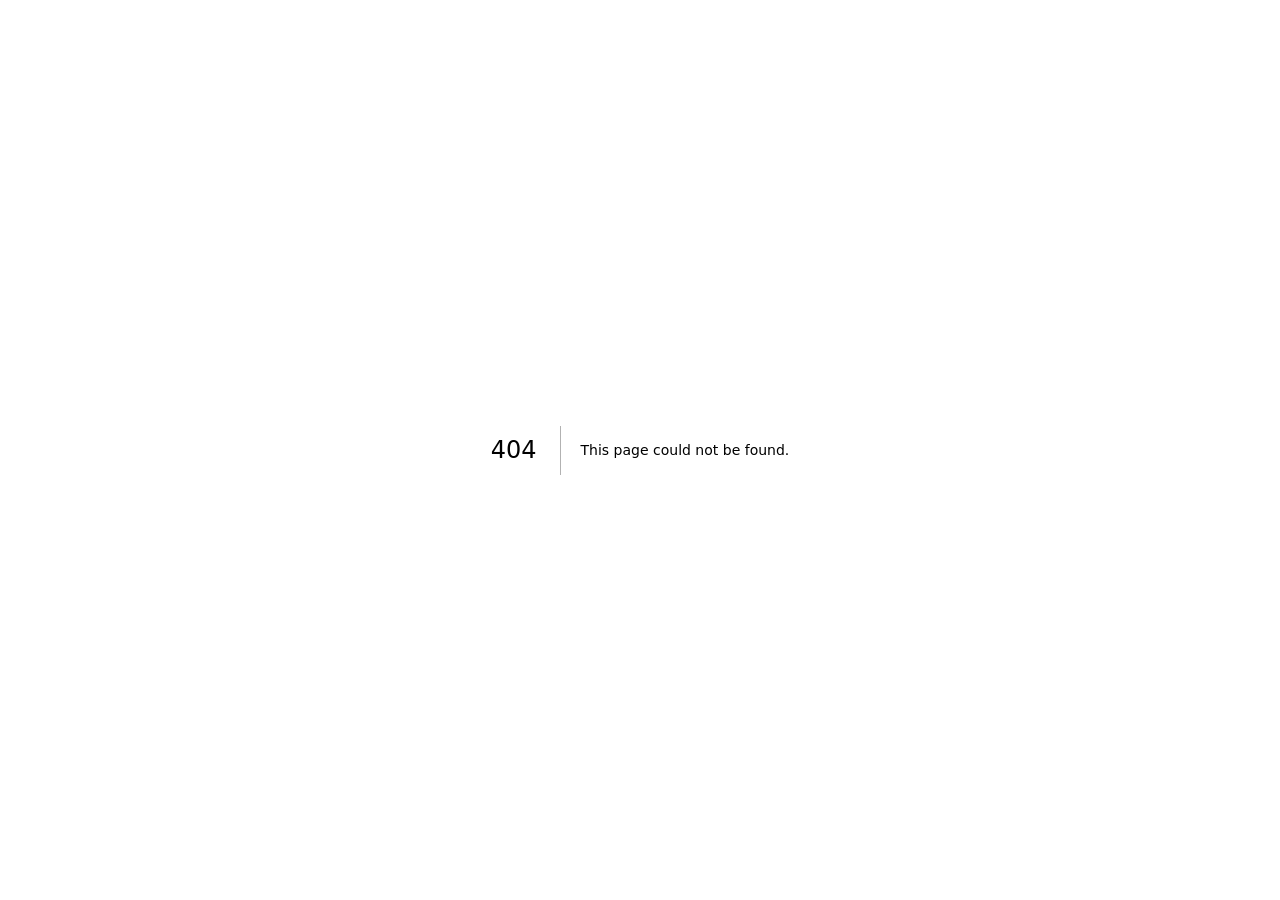
<file: 404/index.html>
<!DOCTYPE html><html lang="en"><head><meta charSet="utf-8"/><meta name="viewport" content="width=device-width, initial-scale=1"/><link rel="stylesheet" href="/_next/static/chunks/2_v-pc_zxtzie.css" data-precedence="next"/><link rel="preload" as="script" fetchPriority="low" href="/_next/static/chunks/1dfe_lp8r8lbl.js"/><script src="/_next/static/chunks/0j7qybv0h1_y-.js" async=""></script><script src="/_next/static/chunks/16484n-a7j8oh.js" async=""></script><script src="/_next/static/chunks/turbopack-40cerf5yto2-b.js" async=""></script><script src="/_next/static/chunks/2ej0m1pshxjee.js" async=""></script><script src="/_next/static/chunks/2vc11q7os-qwa.js" async=""></script><meta name="robots" content="noindex"/><title>404: This page could not be found.</title><title>Nilankar - AI Engineer &amp; Designer</title><meta name="description" content="I design, build, and deploy high-performance digital products for ambitious founders."/><link rel="icon" href="/favicon.ico?favicon.2zxdzcid97ei2.ico" sizes="48x48" type="image/x-icon"/><script src="/_next/static/chunks/0cz1d0mv5g_q7.js" noModule=""></script></head><body><div hidden=""><!--$--><!--/$--></div><div style="font-family:system-ui,&quot;Segoe UI&quot;,Roboto,Helvetica,Arial,sans-serif,&quot;Apple Color Emoji&quot;,&quot;Segoe UI Emoji&quot;;height:100vh;text-align:center;display:flex;flex-direction:column;align-items:center;justify-content:center"><div><style>body{color:#000;background:#fff;margin:0}.next-error-h1{border-right:1px solid rgba(0,0,0,.3)}@media (prefers-color-scheme:dark){body{color:#fff;background:#000}.next-error-h1{border-right:1px solid rgba(255,255,255,.3)}}</style><h1 class="next-error-h1" style="display:inline-block;margin:0 20px 0 0;padding:0 23px 0 0;font-size:24px;font-weight:500;vertical-align:top;line-height:49px">404</h1><div style="display:inline-block"><h2 style="font-size:14px;font-weight:400;line-height:49px;margin:0">This page could not be found.</h2></div></div></div><!--$--><!--/$--><script src="/_next/static/chunks/1dfe_lp8r8lbl.js" id="_R_" async=""></script><script>(self.__next_f=self.__next_f||[]).push([0])</script><script>self.__next_f.push([1,"1:\"$Sreact.fragment\"\n2:I[83220,[\"/_next/static/chunks/2ej0m1pshxjee.js\",\"/_next/static/chunks/2vc11q7os-qwa.js\"],\"ThemeProvider\"]\n3:I[36376,[\"/_next/static/chunks/2ej0m1pshxjee.js\",\"/_next/static/chunks/2vc11q7os-qwa.js\"],\"default\"]\n4:I[34728,[\"/_next/static/chunks/2ej0m1pshxjee.js\",\"/_next/static/chunks/2vc11q7os-qwa.js\"],\"default\"]\n5:I[7301,[\"/_next/static/chunks/2ej0m1pshxjee.js\",\"/_next/static/chunks/2vc11q7os-qwa.js\"],\"OutletBoundary\"]\n6:\"$Sreact.suspense\"\n9:I[7301,[\"/_next/static/chunks/2ej0m1pshxjee.js\",\"/_next/static/chunks/2vc11q7os-qwa.js\"],\"ViewportBoundary\"]\nb:I[7301,[\"/_next/static/chunks/2ej0m1pshxjee.js\",\"/_next/static/chunks/2vc11q7os-qwa.js\"],\"MetadataBoundary\"]\nd:I[96972,[\"/_next/static/chunks/2ej0m1pshxjee.js\",\"/_next/static/chunks/2vc11q7os-qwa.js\"],\"default\",1]\n:HL[\"/_next/static/chunks/2_v-pc_zxtzie.css\",\"style\"]\n"])</script><script>self.__next_f.push([1,"0:{\"P\":null,\"c\":[\"\",\"_not-found\",\"\"],\"q\":\"\",\"i\":false,\"f\":[[[\"\",{\"children\":[\"/_not-found\",{\"children\":[\"__PAGE__\",{}]}]},\"$undefined\",\"$undefined\",16],[[\"$\",\"$1\",\"c\",{\"children\":[[[\"$\",\"link\",\"0\",{\"rel\":\"stylesheet\",\"href\":\"/_next/static/chunks/2_v-pc_zxtzie.css\",\"precedence\":\"next\",\"crossOrigin\":\"$undefined\",\"nonce\":\"$undefined\"}],[\"$\",\"script\",\"script-0\",{\"src\":\"/_next/static/chunks/2ej0m1pshxjee.js\",\"async\":true,\"nonce\":\"$undefined\"}],[\"$\",\"script\",\"script-1\",{\"src\":\"/_next/static/chunks/2vc11q7os-qwa.js\",\"async\":true,\"nonce\":\"$undefined\"}]],[\"$\",\"html\",null,{\"lang\":\"en\",\"children\":[\"$\",\"body\",null,{\"children\":[\"$\",\"$L2\",null,{\"children\":[\"$\",\"$L3\",null,{\"parallelRouterKey\":\"children\",\"error\":\"$undefined\",\"errorStyles\":\"$undefined\",\"errorScripts\":\"$undefined\",\"template\":[\"$\",\"$L4\",null,{}],\"templateStyles\":\"$undefined\",\"templateScripts\":\"$undefined\",\"notFound\":[[[\"$\",\"title\",null,{\"children\":\"404: This page could not be found.\"}],[\"$\",\"div\",null,{\"style\":{\"fontFamily\":\"system-ui,\\\"Segoe UI\\\",Roboto,Helvetica,Arial,sans-serif,\\\"Apple Color Emoji\\\",\\\"Segoe UI Emoji\\\"\",\"height\":\"100vh\",\"textAlign\":\"center\",\"display\":\"flex\",\"flexDirection\":\"column\",\"alignItems\":\"center\",\"justifyContent\":\"center\"},\"children\":[\"$\",\"div\",null,{\"children\":[[\"$\",\"style\",null,{\"dangerouslySetInnerHTML\":{\"__html\":\"body{color:#000;background:#fff;margin:0}.next-error-h1{border-right:1px solid rgba(0,0,0,.3)}@media (prefers-color-scheme:dark){body{color:#fff;background:#000}.next-error-h1{border-right:1px solid rgba(255,255,255,.3)}}\"}}],[\"$\",\"h1\",null,{\"className\":\"next-error-h1\",\"style\":{\"display\":\"inline-block\",\"margin\":\"0 20px 0 0\",\"padding\":\"0 23px 0 0\",\"fontSize\":24,\"fontWeight\":500,\"verticalAlign\":\"top\",\"lineHeight\":\"49px\"},\"children\":404}],[\"$\",\"div\",null,{\"style\":{\"display\":\"inline-block\"},\"children\":[\"$\",\"h2\",null,{\"style\":{\"fontSize\":14,\"fontWeight\":400,\"lineHeight\":\"49px\",\"margin\":0},\"children\":\"This page could not be found.\"}]}]]}]}]],[]],\"forbidden\":\"$undefined\",\"unauthorized\":\"$undefined\"}]}]}]}]]}],{\"children\":[[\"$\",\"$1\",\"c\",{\"children\":[null,[\"$\",\"$L3\",null,{\"parallelRouterKey\":\"children\",\"error\":\"$undefined\",\"errorStyles\":\"$undefined\",\"errorScripts\":\"$undefined\",\"template\":[\"$\",\"$L4\",null,{}],\"templateStyles\":\"$undefined\",\"templateScripts\":\"$undefined\",\"notFound\":\"$undefined\",\"forbidden\":\"$undefined\",\"unauthorized\":\"$undefined\"}]]}],{\"children\":[[\"$\",\"$1\",\"c\",{\"children\":[[[\"$\",\"title\",null,{\"children\":\"404: This page could not be found.\"}],[\"$\",\"div\",null,{\"style\":\"$0:f:0:1:0:props:children:1:props:children:props:children:props:children:props:notFound:0:1:props:style\",\"children\":[\"$\",\"div\",null,{\"children\":[[\"$\",\"style\",null,{\"dangerouslySetInnerHTML\":{\"__html\":\"body{color:#000;background:#fff;margin:0}.next-error-h1{border-right:1px solid rgba(0,0,0,.3)}@media (prefers-color-scheme:dark){body{color:#fff;background:#000}.next-error-h1{border-right:1px solid rgba(255,255,255,.3)}}\"}}],[\"$\",\"h1\",null,{\"className\":\"next-error-h1\",\"style\":\"$0:f:0:1:0:props:children:1:props:children:props:children:props:children:props:notFound:0:1:props:children:props:children:1:props:style\",\"children\":404}],[\"$\",\"div\",null,{\"style\":\"$0:f:0:1:0:props:children:1:props:children:props:children:props:children:props:notFound:0:1:props:children:props:children:2:props:style\",\"children\":[\"$\",\"h2\",null,{\"style\":\"$0:f:0:1:0:props:children:1:props:children:props:children:props:children:props:notFound:0:1:props:children:props:children:2:props:children:props:style\",\"children\":\"This page could not be found.\"}]}]]}]}]],null,[\"$\",\"$L5\",null,{\"children\":[\"$\",\"$6\",null,{\"name\":\"Next.MetadataOutlet\",\"children\":\"$@7\"}]}]]}],{},null,false,null]},null,false,\"$@8\"]},null,false,null],[\"$\",\"$1\",\"h\",{\"children\":[[\"$\",\"meta\",null,{\"name\":\"robots\",\"content\":\"noindex\"}],[\"$\",\"$L9\",null,{\"children\":\"$La\"}],[\"$\",\"div\",null,{\"hidden\":true,\"children\":[\"$\",\"$Lb\",null,{\"children\":[\"$\",\"$6\",null,{\"name\":\"Next.Metadata\",\"children\":\"$Lc\"}]}]}],null]}],false]],\"m\":\"$undefined\",\"G\":[\"$d\",[[\"$\",\"link\",\"0\",{\"rel\":\"stylesheet\",\"href\":\"/_next/static/chunks/2_v-pc_zxtzie.css\",\"precedence\":\"next\",\"crossOrigin\":\"$undefined\",\"nonce\":\"$undefined\"}]]],\"S\":true,\"h\":null,\"s\":\"$undefined\",\"l\":\"$undefined\",\"p\":\"$undefined\",\"d\":\"$undefined\",\"b\":\"qPCmKgJWaK7BbnRsnTxrp\"}\n"])</script><script>self.__next_f.push([1,"e:[]\n8:\"$We\"\n"])</script><script>self.__next_f.push([1,"a:[[\"$\",\"meta\",\"0\",{\"charSet\":\"utf-8\"}],[\"$\",\"meta\",\"1\",{\"name\":\"viewport\",\"content\":\"width=device-width, initial-scale=1\"}]]\n"])</script><script>self.__next_f.push([1,"f:I[7544,[\"/_next/static/chunks/2ej0m1pshxjee.js\",\"/_next/static/chunks/2vc11q7os-qwa.js\"],\"IconMark\"]\n7:null\nc:[[\"$\",\"title\",\"0\",{\"children\":\"Nilankar - AI Engineer \u0026 Designer\"}],[\"$\",\"meta\",\"1\",{\"name\":\"description\",\"content\":\"I design, build, and deploy high-performance digital products for ambitious founders.\"}],[\"$\",\"link\",\"2\",{\"rel\":\"icon\",\"href\":\"/favicon.ico?favicon.2zxdzcid97ei2.ico\",\"sizes\":\"48x48\",\"type\":\"image/x-icon\"}],[\"$\",\"$Lf\",\"3\",{}]]\n"])</script></body></html>
</file>
<file: _next/static/chunks/2_v-pc_zxtzie.css>
@layer properties{@supports (((-webkit-hyphens:none)) and (not (margin-trim:inline))) or ((-moz-orient:inline) and (not (color:rgb(from red r g b)))){*,:before,:after,::backdrop{--tw-space-y-reverse:0;--tw-border-style:solid;--tw-leading:initial;--tw-font-weight:initial;--tw-tracking:initial;--tw-backdrop-blur:initial;--tw-backdrop-brightness:initial;--tw-backdrop-contrast:initial;--tw-backdrop-grayscale:initial;--tw-backdrop-hue-rotate:initial;--tw-backdrop-invert:initial;--tw-backdrop-opacity:initial;--tw-backdrop-saturate:initial;--tw-backdrop-sepia:initial;--tw-duration:initial;--tw-translate-x:0;--tw-translate-y:0;--tw-translate-z:0;--tw-scale-x:1;--tw-scale-y:1;--tw-scale-z:1;--tw-shadow:0 0 #0000;--tw-shadow-color:initial;--tw-shadow-alpha:100%;--tw-inset-shadow:0 0 #0000;--tw-inset-shadow-color:initial;--tw-inset-shadow-alpha:100%;--tw-ring-color:initial;--tw-ring-shadow:0 0 #0000;--tw-inset-ring-color:initial;--tw-inset-ring-shadow:0 0 #0000;--tw-ring-inset:initial;--tw-ring-offset-width:0px;--tw-ring-offset-color:#fff;--tw-ring-offset-shadow:0 0 #0000;--tw-animation-delay:0s;--tw-animation-direction:normal;--tw-animation-duration:initial;--tw-animation-fill-mode:none;--tw-animation-iteration-count:1;--tw-enter-blur:0;--tw-enter-opacity:1;--tw-enter-rotate:0;--tw-enter-scale:1;--tw-enter-translate-x:0;--tw-enter-translate-y:0;--tw-exit-blur:0;--tw-exit-opacity:1;--tw-exit-rotate:0;--tw-exit-scale:1;--tw-exit-translate-x:0;--tw-exit-translate-y:0}}}@layer theme{:root,:host{--font-sans:ui-sans-serif, system-ui, sans-serif, "Apple Color Emoji", "Segoe UI Emoji", "Segoe UI Symbol", "Noto Color Emoji";--font-mono:"JetBrains Mono", ui-monospace, monospace;--spacing:.25rem;--container-md:28rem;--container-xl:36rem;--container-2xl:42rem;--container-4xl:56rem;--container-6xl:72rem;--text-xs:.75rem;--text-xs--line-height:calc(1 / .75);--text-sm:.875rem;--text-sm--line-height:calc(1.25 / .875);--text-lg:1.125rem;--text-lg--line-height:calc(1.75 / 1.125);--text-xl:1.25rem;--text-xl--line-height:calc(1.75 / 1.25);--text-2xl:1.5rem;--text-2xl--line-height:calc(2 / 1.5);--text-3xl:1.875rem;--text-3xl--line-height:calc(2.25 / 1.875);--text-4xl:2.25rem;--text-4xl--line-height:calc(2.5 / 2.25);--text-5xl:3rem;--text-5xl--line-height:1;--text-6xl:3.75rem;--text-6xl--line-height:1;--text-7xl:4.5rem;--text-7xl--line-height:1;--font-weight-medium:500;--font-weight-semibold:600;--font-weight-bold:700;--tracking-tight:-.025em;--tracking-widest:.1em;--leading-relaxed:1.625;--radius-xl:calc(var(--radius) + 4px);--radius-2xl:calc(var(--radius) + 8px);--radius-3xl:calc(var(--radius) + 12px);--animate-pulse:pulse 2s cubic-bezier(.4, 0, .6, 1) infinite;--default-transition-duration:.15s;--default-transition-timing-function:cubic-bezier(.4, 0, .2, 1);--default-font-family:var(--font-sans);--default-mono-font-family:var(--font-mono);--color-background:var(--background);--color-foreground:var(--foreground);--color-primary:var(--primary);--color-primary-foreground:var(--primary-foreground);--color-secondary:var(--secondary);--color-muted-foreground:var(--muted-foreground);--color-border:var(--border);--font-display:"Space Grotesk", system-ui, sans-serif}}@layer base{*,:after,:before,::backdrop{box-sizing:border-box;border:0 solid;margin:0;padding:0}::file-selector-button{box-sizing:border-box;border:0 solid;margin:0;padding:0}html,:host{-webkit-text-size-adjust:100%;tab-size:4;line-height:1.5;font-family:var(--default-font-family,ui-sans-serif, system-ui, sans-serif, "Apple Color Emoji", "Segoe UI Emoji", "Segoe UI Symbol", "Noto Color Emoji");font-feature-settings:var(--default-font-feature-settings,normal);font-variation-settings:var(--default-font-variation-settings,normal);-webkit-tap-highlight-color:transparent}hr{height:0;color:inherit;border-top-width:1px}abbr:where([title]){-webkit-text-decoration:underline dotted;text-decoration:underline dotted}h1,h2,h3,h4,h5,h6{font-size:inherit;font-weight:inherit}a{color:inherit;-webkit-text-decoration:inherit;-webkit-text-decoration:inherit;-webkit-text-decoration:inherit;-webkit-text-decoration:inherit;text-decoration:inherit}b,strong{font-weight:bolder}code,kbd,samp,pre{font-family:var(--default-mono-font-family,ui-monospace, SFMono-Regular, Menlo, Monaco, Consolas, "Liberation Mono", "Courier New", monospace);font-feature-settings:var(--default-mono-font-feature-settings,normal);font-variation-settings:var(--default-mono-font-variation-settings,normal);font-size:1em}small{font-size:80%}sub,sup{vertical-align:baseline;font-size:75%;line-height:0;position:relative}sub{bottom:-.25em}sup{top:-.5em}table{text-indent:0;border-color:inherit;border-collapse:collapse}:-moz-focusring{outline:auto}progress{vertical-align:baseline}summary{display:list-item}ol,ul,menu{list-style:none}img,svg,video,canvas,audio,iframe,embed,object{vertical-align:middle;display:block}img,video{max-width:100%;height:auto}button,input,select,optgroup,textarea{font:inherit;font-feature-settings:inherit;font-variation-settings:inherit;letter-spacing:inherit;color:inherit;opacity:1;background-color:#0000;border-radius:0}::file-selector-button{font:inherit;font-feature-settings:inherit;font-variation-settings:inherit;letter-spacing:inherit;color:inherit;opacity:1;background-color:#0000;border-radius:0}:where(select:is([multiple],[size])) optgroup{font-weight:bolder}:where(select:is([multiple],[size])) optgroup option{padding-inline-start:20px}::file-selector-button{margin-inline-end:4px}::placeholder{opacity:1}@supports (not ((-webkit-appearance:-apple-pay-button))) or (contain-intrinsic-size:1px){::placeholder{color:currentColor}@supports (color:color-mix(in lab, red, red)){::placeholder{color:color-mix(in oklab, currentcolor 50%, transparent)}}}textarea{resize:vertical}::-webkit-search-decoration{-webkit-appearance:none}::-webkit-date-and-time-value{min-height:1lh;text-align:inherit}::-webkit-datetime-edit{display:inline-flex}::-webkit-datetime-edit-fields-wrapper{padding:0}::-webkit-datetime-edit{padding-block:0}::-webkit-datetime-edit-year-field{padding-block:0}::-webkit-datetime-edit-month-field{padding-block:0}::-webkit-datetime-edit-day-field{padding-block:0}::-webkit-datetime-edit-hour-field{padding-block:0}::-webkit-datetime-edit-minute-field{padding-block:0}::-webkit-datetime-edit-second-field{padding-block:0}::-webkit-datetime-edit-millisecond-field{padding-block:0}::-webkit-datetime-edit-meridiem-field{padding-block:0}::-webkit-calendar-picker-indicator{line-height:1}:-moz-ui-invalid{box-shadow:none}button,input:where([type=button],[type=reset],[type=submit]){appearance:button}::file-selector-button{appearance:button}::-webkit-inner-spin-button{height:auto}::-webkit-outer-spin-button{height:auto}[hidden]:where(:not([hidden=until-found])){display:none!important}*{border-color:var(--color-border)}html{scroll-behavior:auto}body{background-color:var(--color-background);color:var(--color-foreground);font-family:var(--font-display);-webkit-font-smoothing:antialiased;background-image:radial-gradient(ellipse 80% 50% at 50% -10%, var(--bg-gradient-1), transparent 70%), radial-gradient(ellipse 60% 40% at 80% 60%, var(--bg-gradient-2), transparent 70%);background-attachment:fixed}html.lenis,html.lenis body{height:auto}.lenis.lenis-smooth{scroll-behavior:auto!important}.lenis.lenis-smooth [data-lenis-prevent]{overscroll-behavior:contain}.lenis.lenis-stopped{overflow:hidden}}@layer components;@layer utilities{.pointer-events-none{pointer-events:none}.absolute{position:absolute}.fixed{position:fixed}.relative{position:relative}.static{position:static}.inset-0{inset:0}.inset-x-0{inset-inline:0}.top-0{top:0}.top-4{top:calc(var(--spacing) * 4)}.right-4{right:calc(var(--spacing) * 4)}.bottom-0{bottom:0}.z-50{z-index:50}.mx-auto{margin-inline:auto}.mt-1{margin-top:var(--spacing)}.mt-2{margin-top:calc(var(--spacing) * 2)}.mt-3{margin-top:calc(var(--spacing) * 3)}.mt-4{margin-top:calc(var(--spacing) * 4)}.mt-5{margin-top:calc(var(--spacing) * 5)}.mt-6{margin-top:calc(var(--spacing) * 6)}.mt-10{margin-top:calc(var(--spacing) * 10)}.mt-12{margin-top:calc(var(--spacing) * 12)}.mt-14{margin-top:calc(var(--spacing) * 14)}.mt-16{margin-top:calc(var(--spacing) * 16)}.mt-20{margin-top:calc(var(--spacing) * 20)}.block{display:block}.flex{display:flex}.grid{display:grid}.hidden{display:none}.inline-flex{display:inline-flex}.aspect-\[4\/3\]{aspect-ratio:4/3}.h-1\.5{height:calc(var(--spacing) * 1.5)}.h-3\.5{height:calc(var(--spacing) * 3.5)}.h-4{height:calc(var(--spacing) * 4)}.h-5{height:calc(var(--spacing) * 5)}.h-7{height:calc(var(--spacing) * 7)}.h-9{height:calc(var(--spacing) * 9)}.h-10{height:calc(var(--spacing) * 10)}.h-12{height:calc(var(--spacing) * 12)}.h-full{height:100%}.min-h-screen{min-height:100vh}.w-1\.5{width:calc(var(--spacing) * 1.5)}.w-3\.5{width:calc(var(--spacing) * 3.5)}.w-4{width:calc(var(--spacing) * 4)}.w-5{width:calc(var(--spacing) * 5)}.w-7{width:calc(var(--spacing) * 7)}.w-9{width:calc(var(--spacing) * 9)}.w-10{width:calc(var(--spacing) * 10)}.w-12{width:calc(var(--spacing) * 12)}.w-full{width:100%}.max-w-2xl{max-width:var(--container-2xl)}.max-w-4xl{max-width:var(--container-4xl)}.max-w-6xl{max-width:var(--container-6xl)}.max-w-md{max-width:var(--container-md)}.max-w-xl{max-width:var(--container-xl)}.min-w-0{min-width:0}.shrink-0{flex-shrink:0}.animate-pulse{animation:var(--animate-pulse)}.resize-none{resize:none}.grid-cols-2{grid-template-columns:repeat(2,minmax(0,1fr))}.grid-cols-\[auto_1fr\]{grid-template-columns:auto 1fr}.grid-cols-\[minmax\(0\,1fr\)_auto\]{grid-template-columns:minmax(0,1fr) auto}.flex-col{flex-direction:column}.flex-wrap{flex-wrap:wrap}.place-items-center{place-items:center}.content-start{align-content:flex-start}.items-center{align-items:center}.items-end{align-items:flex-end}.items-start{align-items:flex-start}.justify-between{justify-content:space-between}.justify-center{justify-content:center}.gap-2{gap:calc(var(--spacing) * 2)}.gap-3{gap:calc(var(--spacing) * 3)}.gap-4{gap:calc(var(--spacing) * 4)}.gap-6{gap:calc(var(--spacing) * 6)}.gap-7{gap:calc(var(--spacing) * 7)}.gap-10{gap:calc(var(--spacing) * 10)}.gap-12{gap:calc(var(--spacing) * 12)}.gap-px{gap:1px}:where(.space-y-4>:not(:last-child)){--tw-space-y-reverse:0;margin-block-start:calc(calc(var(--spacing) * 4) * var(--tw-space-y-reverse));margin-block-end:calc(calc(var(--spacing) * 4) * calc(1 - var(--tw-space-y-reverse)))}.truncate{text-overflow:ellipsis;white-space:nowrap;overflow:hidden}.overflow-hidden{overflow:hidden}.overflow-x-hidden{overflow-x:hidden}.rounded-2xl{border-radius:var(--radius-2xl)}.rounded-3xl{border-radius:var(--radius-3xl)}.rounded-\[2\.5rem\]{border-radius:2.5rem}.rounded-full{border-radius:3.40282e38px}.rounded-xl{border-radius:var(--radius-xl)}.border{border-style:var(--tw-border-style);border-width:1px}.border-y{border-block-style:var(--tw-border-style);border-block-width:1px}.border-dashed{--tw-border-style:dashed;border-style:dashed}.border-border,.border-border\/80{border-color:var(--color-border)}@supports (color:color-mix(in lab, red, red)){.border-border\/80{border-color:color-mix(in oklab, var(--color-border) 80%, transparent)}}.border-primary{border-color:var(--color-primary)}.bg-background,.bg-background\/40{background-color:var(--color-background)}@supports (color:color-mix(in lab, red, red)){.bg-background\/40{background-color:color-mix(in oklab, var(--color-background) 40%, transparent)}}.bg-background\/50{background-color:var(--color-background)}@supports (color:color-mix(in lab, red, red)){.bg-background\/50{background-color:color-mix(in oklab, var(--color-background) 50%, transparent)}}.bg-background\/60{background-color:var(--color-background)}@supports (color:color-mix(in lab, red, red)){.bg-background\/60{background-color:color-mix(in oklab, var(--color-background) 60%, transparent)}}.bg-background\/80{background-color:var(--color-background)}@supports (color:color-mix(in lab, red, red)){.bg-background\/80{background-color:color-mix(in oklab, var(--color-background) 80%, transparent)}}.bg-border\/60{background-color:var(--color-border)}@supports (color:color-mix(in lab, red, red)){.bg-border\/60{background-color:color-mix(in oklab, var(--color-border) 60%, transparent)}}.bg-primary,.bg-primary\/10{background-color:var(--color-primary)}@supports (color:color-mix(in lab, red, red)){.bg-primary\/10{background-color:color-mix(in oklab, var(--color-primary) 10%, transparent)}}.bg-primary\/15{background-color:var(--color-primary)}@supports (color:color-mix(in lab, red, red)){.bg-primary\/15{background-color:color-mix(in oklab, var(--color-primary) 15%, transparent)}}.grid-bg{background-image:linear-gradient(var(--grid-color) 1px, transparent 1px), linear-gradient(90deg, var(--grid-color) 1px, transparent 1px);background-size:56px 56px;-webkit-mask-image:radial-gradient(80% 60% at 50% 40%,#000 30%,#0000 80%);mask-image:radial-gradient(80% 60% at 50% 40%,#000 30%,#0000 80%)}.text-gradient{background:var(--gradient-text);color:#0000;-webkit-background-clip:text;background-clip:text}.object-cover{object-fit:cover}.p-4{padding:calc(var(--spacing) * 4)}.p-5{padding:calc(var(--spacing) * 5)}.p-6{padding:calc(var(--spacing) * 6)}.p-8{padding:calc(var(--spacing) * 8)}.px-3{padding-inline:calc(var(--spacing) * 3)}.px-4{padding-inline:calc(var(--spacing) * 4)}.px-5{padding-inline:calc(var(--spacing) * 5)}.px-6{padding-inline:calc(var(--spacing) * 6)}.py-1{padding-block:var(--spacing)}.py-1\.5{padding-block:calc(var(--spacing) * 1.5)}.py-2{padding-block:calc(var(--spacing) * 2)}.py-3{padding-block:calc(var(--spacing) * 3)}.py-3\.5{padding-block:calc(var(--spacing) * 3.5)}.py-4{padding-block:calc(var(--spacing) * 4)}.py-6{padding-block:calc(var(--spacing) * 6)}.py-28{padding-block:calc(var(--spacing) * 28)}.pt-4{padding-top:calc(var(--spacing) * 4)}.pt-36{padding-top:calc(var(--spacing) * 36)}.pr-12{padding-right:calc(var(--spacing) * 12)}.pb-24{padding-bottom:calc(var(--spacing) * 24)}.pb-28{padding-bottom:calc(var(--spacing) * 28)}.font-mono{font-family:var(--font-mono)}.text-2xl{font-size:var(--text-2xl);line-height:var(--tw-leading,var(--text-2xl--line-height))}.text-4xl{font-size:var(--text-4xl);line-height:var(--tw-leading,var(--text-4xl--line-height))}.text-5xl{font-size:var(--text-5xl);line-height:var(--tw-leading,var(--text-5xl--line-height))}.text-lg{font-size:var(--text-lg);line-height:var(--tw-leading,var(--text-lg--line-height))}.text-sm{font-size:var(--text-sm);line-height:var(--tw-leading,var(--text-sm--line-height))}.text-xl{font-size:var(--text-xl);line-height:var(--tw-leading,var(--text-xl--line-height))}.text-xs{font-size:var(--text-xs);line-height:var(--tw-leading,var(--text-xs--line-height))}.text-\[10px\]{font-size:10px}.text-\[11px\]{font-size:11px}.text-\[14vw\]{font-size:14vw}.leading-\[0\.85\]{--tw-leading:.85;line-height:.85}.leading-\[0\.95\]{--tw-leading:.95;line-height:.95}.leading-relaxed{--tw-leading:var(--leading-relaxed);line-height:var(--leading-relaxed)}.font-bold{--tw-font-weight:var(--font-weight-bold);font-weight:var(--font-weight-bold)}.font-medium{--tw-font-weight:var(--font-weight-medium);font-weight:var(--font-weight-medium)}.font-semibold{--tw-font-weight:var(--font-weight-semibold);font-weight:var(--font-weight-semibold)}.tracking-\[0\.3em\]{--tw-tracking:.3em;letter-spacing:.3em}.tracking-tight{--tw-tracking:var(--tracking-tight);letter-spacing:var(--tracking-tight)}.tracking-widest{--tw-tracking:var(--tracking-widest);letter-spacing:var(--tracking-widest)}.whitespace-nowrap{white-space:nowrap}.text-foreground{color:var(--color-foreground)}.text-muted-foreground{color:var(--color-muted-foreground)}.text-primary{color:var(--color-primary)}.text-primary-foreground{color:var(--color-primary-foreground)}.uppercase{text-transform:uppercase}.italic{font-style:italic}.opacity-50{opacity:.5}.opacity-60{opacity:.6}.opacity-70{opacity:.7}.glass-card{background:var(--gradient-card);-webkit-backdrop-filter:blur(20px);backdrop-filter:blur(20px);border:1px solid var(--color-border);box-shadow:var(--shadow-card)}.neon-glow{box-shadow:var(--shadow-glow)}.backdrop-blur{--tw-backdrop-blur:blur(8px);-webkit-backdrop-filter:var(--tw-backdrop-blur,) var(--tw-backdrop-brightness,) var(--tw-backdrop-contrast,) var(--tw-backdrop-grayscale,) var(--tw-backdrop-hue-rotate,) var(--tw-backdrop-invert,) var(--tw-backdrop-opacity,) var(--tw-backdrop-saturate,) var(--tw-backdrop-sepia,);backdrop-filter:var(--tw-backdrop-blur,) var(--tw-backdrop-brightness,) var(--tw-backdrop-contrast,) var(--tw-backdrop-grayscale,) var(--tw-backdrop-hue-rotate,) var(--tw-backdrop-invert,) var(--tw-backdrop-opacity,) var(--tw-backdrop-saturate,) var(--tw-backdrop-sepia,)}.transition{transition-property:color,background-color,border-color,outline-color,text-decoration-color,fill,stroke,--tw-gradient-from,--tw-gradient-via,--tw-gradient-to,opacity,box-shadow,transform,translate,scale,rotate,filter,-webkit-backdrop-filter,backdrop-filter,display,content-visibility,overlay,pointer-events;transition-timing-function:var(--tw-ease,var(--default-transition-timing-function));transition-duration:var(--tw-duration,var(--default-transition-duration))}.transition-colors{transition-property:color,background-color,border-color,outline-color,text-decoration-color,fill,stroke,--tw-gradient-from,--tw-gradient-via,--tw-gradient-to;transition-timing-function:var(--tw-ease,var(--default-transition-timing-function));transition-duration:var(--tw-duration,var(--default-transition-duration))}.duration-500{--tw-duration:.5s;transition-duration:.5s}.duration-700{--tw-duration:.7s;transition-duration:.7s}.outline-none{--tw-outline-style:none;outline-style:none}@media (hover:hover){.group-hover\:translate-x-0\.5:is(:where(.group):hover *){--tw-translate-x:calc(var(--spacing) * .5);translate:var(--tw-translate-x) var(--tw-translate-y)}.group-hover\:-translate-y-0\.5:is(:where(.group):hover *){--tw-translate-y:calc(var(--spacing) * -.5);translate:var(--tw-translate-x) var(--tw-translate-y)}.group-hover\:scale-105:is(:where(.group):hover *){--tw-scale-x:105%;--tw-scale-y:105%;--tw-scale-z:105%;scale:var(--tw-scale-x) var(--tw-scale-y)}.group-hover\:rotate-45:is(:where(.group):hover *){rotate:45deg}.group-hover\:bg-primary:is(:where(.group):hover *){background-color:var(--color-primary)}.group-hover\:bg-primary-foreground\/20:is(:where(.group):hover *){background-color:var(--color-primary-foreground)}@supports (color:color-mix(in lab, red, red)){.group-hover\:bg-primary-foreground\/20:is(:where(.group):hover *){background-color:color-mix(in oklab, var(--color-primary-foreground) 20%, transparent)}}.group-hover\:text-primary-foreground:is(:where(.group):hover *){color:var(--color-primary-foreground)}.group-hover\:opacity-100:is(:where(.group):hover *){opacity:1}.hover\:-translate-y-0\.5:hover{--tw-translate-y:calc(var(--spacing) * -.5);translate:var(--tw-translate-x) var(--tw-translate-y)}.hover\:-translate-y-1:hover{--tw-translate-y:calc(var(--spacing) * -1);translate:var(--tw-translate-x) var(--tw-translate-y)}.hover\:border-primary:hover{border-color:var(--color-primary)}.hover\:bg-primary:hover{background-color:var(--color-primary)}.hover\:bg-secondary:hover,.hover\:bg-secondary\/40:hover{background-color:var(--color-secondary)}@supports (color:color-mix(in lab, red, red)){.hover\:bg-secondary\/40:hover{background-color:color-mix(in oklab, var(--color-secondary) 40%, transparent)}}.hover\:text-foreground:hover{color:var(--color-foreground)}.hover\:text-primary-foreground:hover{color:var(--color-primary-foreground)}.hover\:opacity-90:hover{opacity:.9}}.focus\:border-primary:focus{border-color:var(--color-primary)}.focus\:ring-2:focus{--tw-ring-shadow:var(--tw-ring-inset,) 0 0 0 calc(2px + var(--tw-ring-offset-width)) var(--tw-ring-color,currentcolor);box-shadow:var(--tw-inset-shadow), var(--tw-inset-ring-shadow), var(--tw-ring-offset-shadow), var(--tw-ring-shadow), var(--tw-shadow)}.focus\:ring-primary\/30:focus{--tw-ring-color:var(--color-primary)}@supports (color:color-mix(in lab, red, red)){.focus\:ring-primary\/30:focus{--tw-ring-color:color-mix(in oklab, var(--color-primary) 30%, transparent)}}@media (min-width:40rem){.sm\:block{display:block}.sm\:flex{display:flex}.sm\:inline-flex{display:inline-flex}.sm\:grid-cols-2{grid-template-columns:repeat(2,minmax(0,1fr))}.sm\:flex-row{flex-direction:row}.sm\:items-center{align-items:center}.sm\:justify-between{justify-content:space-between}.sm\:p-8{padding:calc(var(--spacing) * 8)}.sm\:p-14{padding:calc(var(--spacing) * 14)}.sm\:px-6{padding-inline:calc(var(--spacing) * 6)}.sm\:py-36{padding-block:calc(var(--spacing) * 36)}.sm\:pt-6{padding-top:calc(var(--spacing) * 6)}.sm\:pt-44{padding-top:calc(var(--spacing) * 44)}.sm\:text-3xl{font-size:var(--text-3xl);line-height:var(--tw-leading,var(--text-3xl--line-height))}.sm\:text-5xl{font-size:var(--text-5xl);line-height:var(--tw-leading,var(--text-5xl--line-height))}.sm\:text-6xl{font-size:var(--text-6xl);line-height:var(--tw-leading,var(--text-6xl--line-height))}.sm\:text-7xl{font-size:var(--text-7xl);line-height:var(--tw-leading,var(--text-7xl--line-height))}.sm\:text-xl{font-size:var(--text-xl);line-height:var(--tw-leading,var(--text-xl--line-height))}.sm\:text-\[11vw\]{font-size:11vw}}@media (min-width:48rem){.md\:flex{display:flex}.md\:grid-cols-2{grid-template-columns:repeat(2,minmax(0,1fr))}.md\:grid-cols-4{grid-template-columns:repeat(4,minmax(0,1fr))}}@media (min-width:64rem){.lg\:grid-cols-3{grid-template-columns:repeat(3,minmax(0,1fr))}.lg\:grid-cols-\[0\.9fr_1\.1fr\]{grid-template-columns:.9fr 1.1fr}.lg\:grid-cols-\[1\.1fr_0\.9fr\]{grid-template-columns:1.1fr .9fr}.lg\:text-\[9rem\]{font-size:9rem}}}@property --tw-animation-delay{syntax:"*";inherits:false;initial-value:0s}@property --tw-animation-direction{syntax:"*";inherits:false;initial-value:normal}@property --tw-animation-duration{syntax:"*";inherits:false}@property --tw-animation-fill-mode{syntax:"*";inherits:false;initial-value:none}@property --tw-animation-iteration-count{syntax:"*";inherits:false;initial-value:1}@property --tw-enter-blur{syntax:"*";inherits:false;initial-value:0}@property --tw-enter-opacity{syntax:"*";inherits:false;initial-value:1}@property --tw-enter-rotate{syntax:"*";inherits:false;initial-value:0}@property --tw-enter-scale{syntax:"*";inherits:false;initial-value:1}@property --tw-enter-translate-x{syntax:"*";inherits:false;initial-value:0}@property --tw-enter-translate-y{syntax:"*";inherits:false;initial-value:0}@property --tw-exit-blur{syntax:"*";inherits:false;initial-value:0}@property --tw-exit-opacity{syntax:"*";inherits:false;initial-value:1}@property --tw-exit-rotate{syntax:"*";inherits:false;initial-value:0}@property --tw-exit-scale{syntax:"*";inherits:false;initial-value:1}@property --tw-exit-translate-x{syntax:"*";inherits:false;initial-value:0}@property --tw-exit-translate-y{syntax:"*";inherits:false;initial-value:0}:root{--radius:1rem;--background:#f7f8fc;--foreground:#07090e;--surface:#e8ebf2;--card:#eff2f9;--card-foreground:#07090e;--popover:#eff2f9;--popover-foreground:#07090e;--primary:#789f00;--primary-foreground:#f7f8fc;--neon:#789f00;--glow:#008384;--secondary:#dadee8;--secondary-foreground:#07090e;--muted:#e2e4eb;--muted-foreground:#515561;--accent:#008384;--accent-foreground:#f7f8fc;--destructive:#d40e14;--destructive-foreground:#f8f8f8;--border:#00000014;--input:#0000001f;--ring:#789f00;--gradient-radial:radial-gradient(circle at 50% 0%, #789f0014, transparent 60%);--gradient-card:linear-gradient(135deg, #f7f8fce6, #e8ebf299);--gradient-text:linear-gradient(135deg, #07090e, #008384);--shadow-glow:0 0 50px -10px #789f0040;--shadow-card:0 20px 50px -20px #00000026;--grid-color:#0000000a;--bg-gradient-1:#789f000d;--bg-gradient-2:#0083840a}@supports (color:lab(0% 0 0)){:root{--background:lab(97.6531% .0266433 -1.89829);--foreground:lab(2.4413% .160955 -2.33956);--surface:lab(92.9852% .0693202 -3.78704);--card:lab(95.3052% .0686348 -3.78741);--card-foreground:lab(2.4413% .160955 -2.33956);--popover:lab(95.3052% .0686348 -3.78741);--popover-foreground:lab(2.4413% .160955 -2.33956);--primary:lab(60.9681% -29.7488 72.3031);--primary-foreground:lab(97.6531% .0266433 -1.89829);--neon:lab(60.9681% -29.7488 72.3031);--glow:lab(49.4697% -52.4787 -15.4208);--secondary:lab(88.3162% .130296 -5.66559);--secondary-foreground:lab(2.4413% .160955 -2.33956);--muted:lab(90.6652% .0699759 -3.78665);--muted-foreground:lab(36.0785% .337973 -7.47109);--accent:lab(49.4697% -52.4787 -15.4208);--accent-foreground:lab(97.6531% .0266433 -1.89829);--destructive:lab(45.6021% 69.2281 54.1881);--destructive-foreground:lab(97.68% -.0000298023 .0000119209);--border:lab(0% 0 0/.08);--input:lab(0% 0 0/.12);--ring:lab(60.9681% -29.7488 72.3031);--gradient-radial:radial-gradient(circle at 50% 0%, lab(60.9681% -29.7488 72.3031/.08), transparent 60%);--gradient-card:linear-gradient(135deg, lab(97.6531% .0266433 -1.89829/.9), lab(92.9852% .0693202 -3.78704/.6));--gradient-text:linear-gradient(135deg, lab(2.4413% .160955 -2.33956), lab(49.4697% -52.4787 -15.4208));--shadow-glow:0 0 50px -10px lab(60.9681% -29.7488 72.3031/.25);--shadow-card:0 20px 50px -20px lab(0% 0 0/.15);--grid-color:lab(0% 0 0/.04);--bg-gradient-1:lab(60.9681% -29.7488 72.3031/.05);--bg-gradient-2:lab(49.4697% -52.4787 -15.4208/.04)}}.dark{--background:#07090e;--foreground:#f5f6ee;--surface:#0f1118;--card:#0f1118;--card-foreground:#f5f6ee;--popover:#0f1118;--popover-foreground:#f5f6ee;--primary:#c5fb41;--primary-foreground:#07090e;--neon:#c5fb41;--glow:#00d2d2;--secondary:#1b1f29;--secondary-foreground:#f5f6ee;--muted:#171a23;--muted-foreground:#9398a5;--accent:#00d2d2;--accent-foreground:#07090e;--destructive:#f52121;--destructive-foreground:#f5f5f5;--border:#ffffff14;--input:#ffffff1f;--ring:#c5fb41;--gradient-radial:radial-gradient(circle at 50% 0%, #c5fb412e, transparent 60%);--gradient-card:linear-gradient(135deg, #171a24e6, #0b0d1499);--gradient-text:linear-gradient(135deg, #f5f6ee, #00d2d2);--shadow-glow:0 0 60px -10px #c5fb4173;--shadow-card:0 30px 80px -30px #000000b3;--grid-color:#ffffff0a;--bg-gradient-1:#c5fb411f;--bg-gradient-2:#00d2d214}@supports (color:lab(0% 0 0)){.dark{--background:lab(2.4413% .160955 -2.33956);--foreground:lab(96.6112% -1.17219 3.58087);--surface:lab(5.19135% .324331 -4.81953);--card:lab(5.19135% .324331 -4.81953);--card-foreground:lab(96.6112% -1.17219 3.58087);--popover:lab(5.19135% .324331 -4.81953);--popover-foreground:lab(96.6112% -1.17219 3.58087);--primary:lab(92.6424% -35.8423 76.5779);--primary-foreground:lab(2.4413% .160955 -2.33956);--neon:lab(92.6424% -35.8423 76.5779);--glow:lab(76.3705% -58.9675 -17.5061);--secondary:lab(11.7043% .574172 -7.37579);--secondary-foreground:lab(96.6112% -1.17219 3.58087);--muted:lab(9.39835% .508361 -6.6412);--muted-foreground:lab(62.7638% .248611 -7.51429);--accent:lab(76.3705% -58.9675 -17.5061);--accent-foreground:lab(2.4413% .160955 -2.33956);--destructive:lab(53.5324% 75.4311 57.6091);--destructive-foreground:lab(96.52% -.0000596046 0);--border:lab(100% 0 0/.08);--input:lab(100% 0 0/.12);--ring:lab(92.6424% -35.8423 76.5779);--gradient-radial:radial-gradient(circle at 50% 0%, lab(92.6424% -35.8423 76.5779/.18), transparent 60%);--gradient-card:linear-gradient(135deg, lab(9.38142% .620991 -7.35962/.9), lab(3.63762% .284925 -3.85922/.6));--gradient-text:linear-gradient(135deg, lab(96.6112% -1.17219 3.58087), lab(76.3705% -58.9675 -17.5061));--shadow-glow:0 0 60px -10px lab(92.6424% -35.8423 76.5779/.45);--shadow-card:0 30px 80px -30px lab(0% 0 0/.7);--grid-color:lab(100% 0 0/.04);--bg-gradient-1:lab(92.6424% -35.8423 76.5779/.12);--bg-gradient-2:lab(76.3705% -58.9675 -17.5061/.08)}}@property --tw-space-y-reverse{syntax:"*";inherits:false;initial-value:0}@property --tw-border-style{syntax:"*";inherits:false;initial-value:solid}@property --tw-leading{syntax:"*";inherits:false}@property --tw-font-weight{syntax:"*";inherits:false}@property --tw-tracking{syntax:"*";inherits:false}@property --tw-backdrop-blur{syntax:"*";inherits:false}@property --tw-backdrop-brightness{syntax:"*";inherits:false}@property --tw-backdrop-contrast{syntax:"*";inherits:false}@property --tw-backdrop-grayscale{syntax:"*";inherits:false}@property --tw-backdrop-hue-rotate{syntax:"*";inherits:false}@property --tw-backdrop-invert{syntax:"*";inherits:false}@property --tw-backdrop-opacity{syntax:"*";inherits:false}@property --tw-backdrop-saturate{syntax:"*";inherits:false}@property --tw-backdrop-sepia{syntax:"*";inherits:false}@property --tw-duration{syntax:"*";inherits:false}@property --tw-translate-x{syntax:"*";inherits:false;initial-value:0}@property --tw-translate-y{syntax:"*";inherits:false;initial-value:0}@property --tw-translate-z{syntax:"*";inherits:false;initial-value:0}@property --tw-scale-x{syntax:"*";inherits:false;initial-value:1}@property --tw-scale-y{syntax:"*";inherits:false;initial-value:1}@property --tw-scale-z{syntax:"*";inherits:false;initial-value:1}@property --tw-shadow{syntax:"*";inherits:false;initial-value:0 0 #0000}@property --tw-shadow-color{syntax:"*";inherits:false}@property --tw-shadow-alpha{syntax:"<percentage>";inherits:false;initial-value:100%}@property --tw-inset-shadow{syntax:"*";inherits:false;initial-value:0 0 #0000}@property --tw-inset-shadow-color{syntax:"*";inherits:false}@property --tw-inset-shadow-alpha{syntax:"<percentage>";inherits:false;initial-value:100%}@property --tw-ring-color{syntax:"*";inherits:false}@property --tw-ring-shadow{syntax:"*";inherits:false;initial-value:0 0 #0000}@property --tw-inset-ring-color{syntax:"*";inherits:false}@property --tw-inset-ring-shadow{syntax:"*";inherits:false;initial-value:0 0 #0000}@property --tw-ring-inset{syntax:"*";inherits:false}@property --tw-ring-offset-width{syntax:"<length>";inherits:false;initial-value:0}@property --tw-ring-offset-color{syntax:"*";inherits:false;initial-value:#fff}@property --tw-ring-offset-shadow{syntax:"*";inherits:false;initial-value:0 0 #0000}@keyframes pulse{50%{opacity:.5}}
</file>
